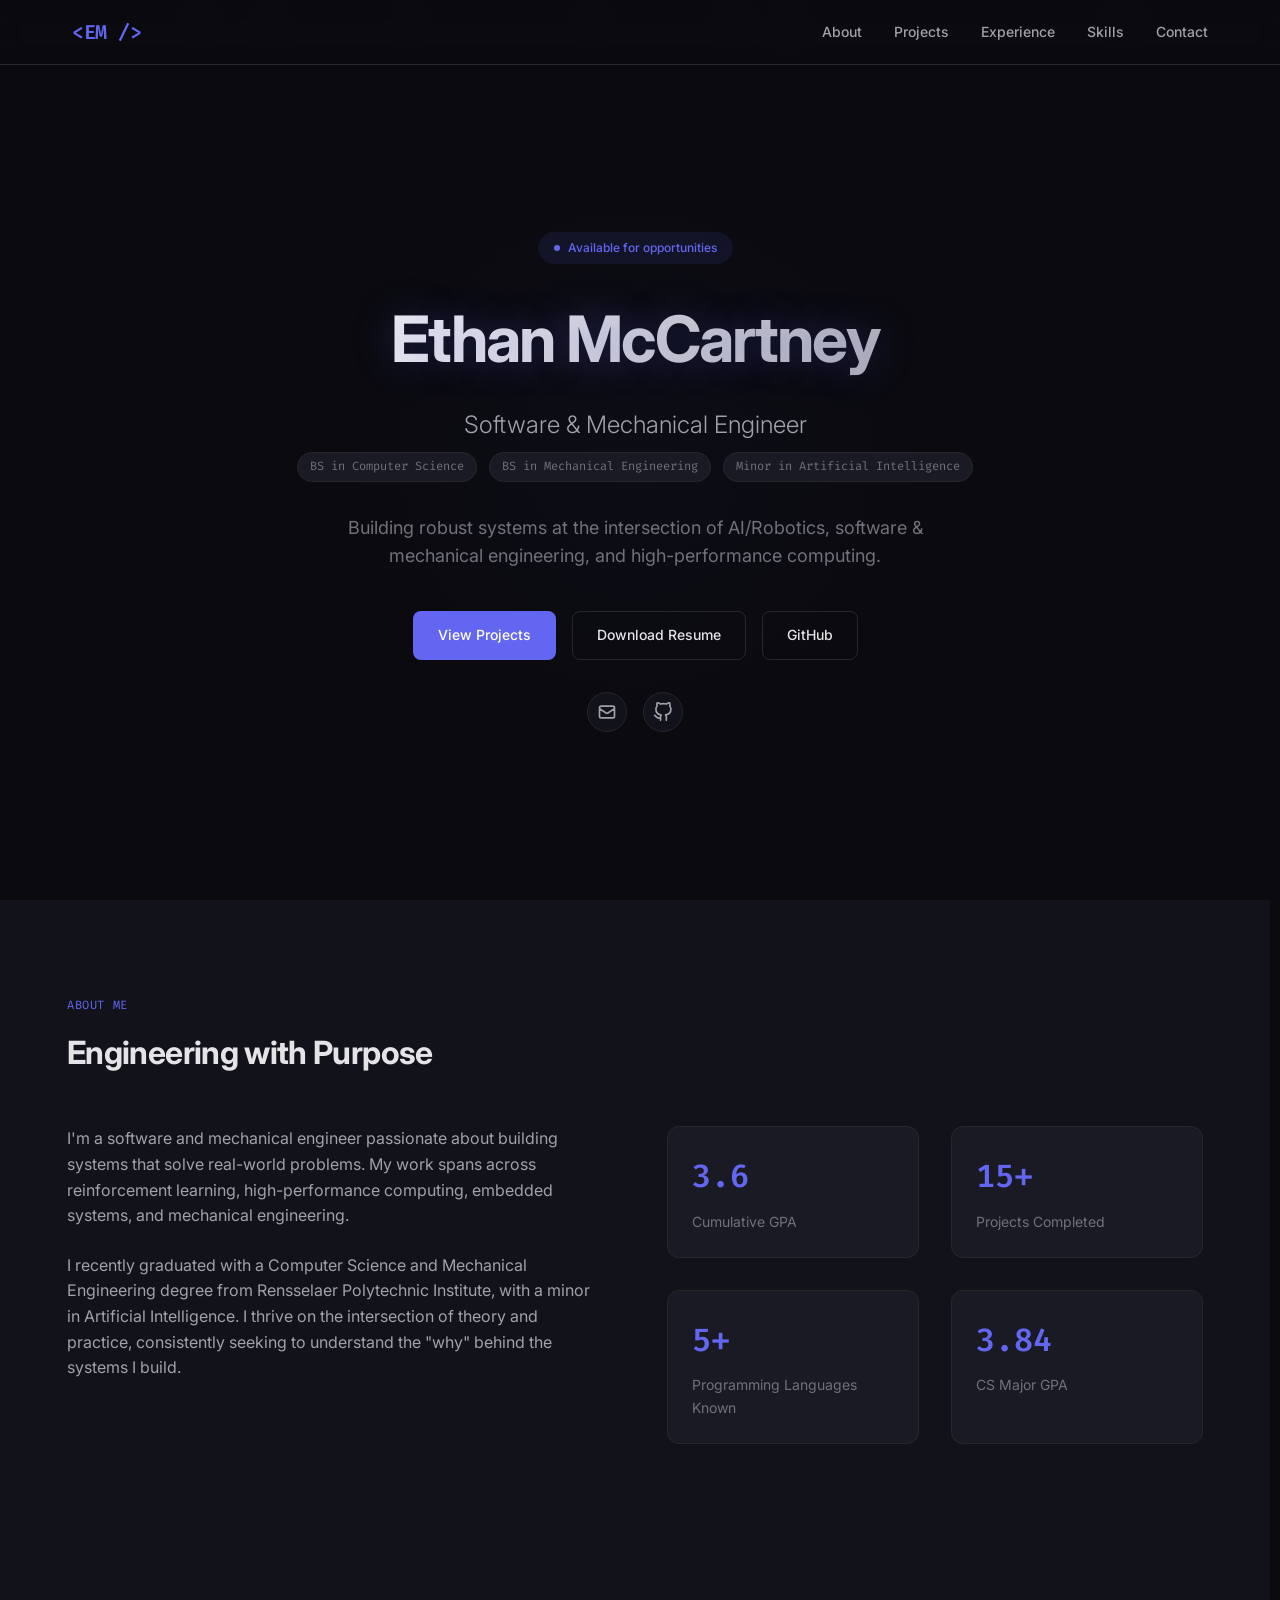
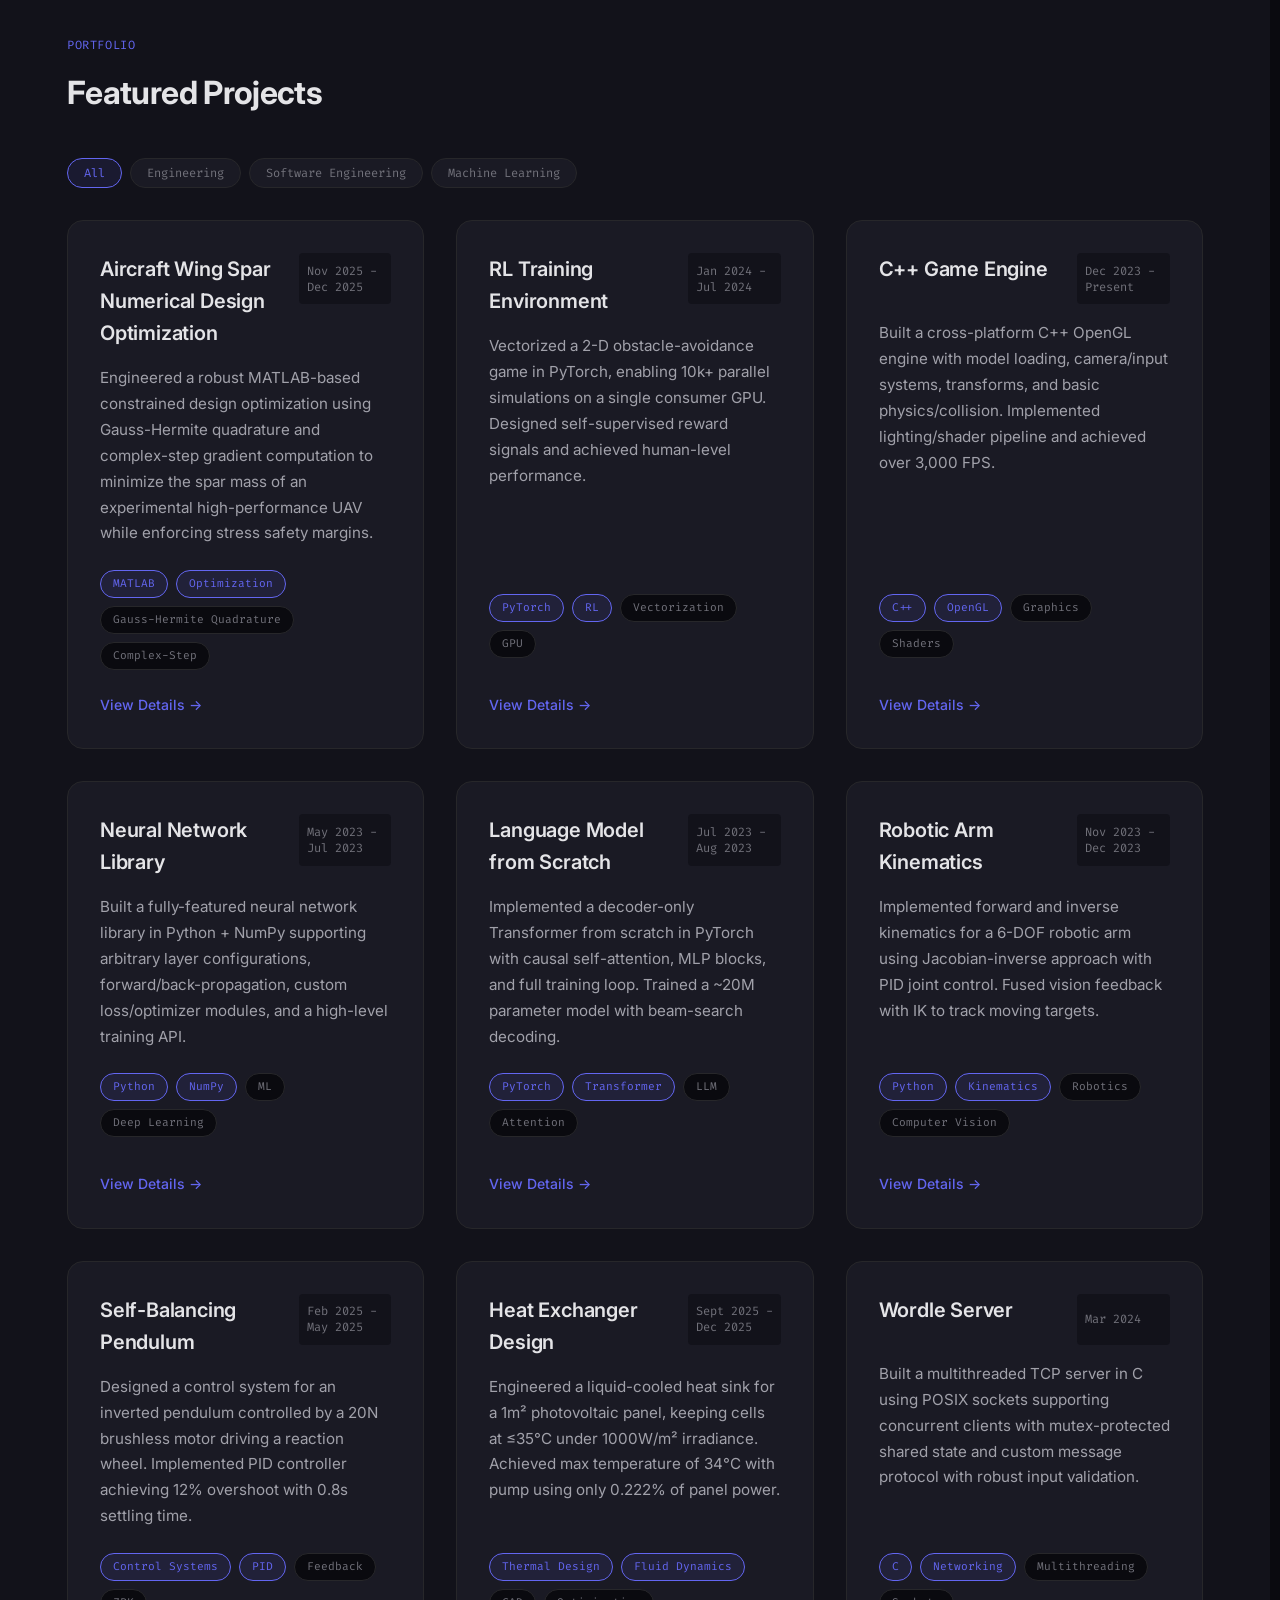
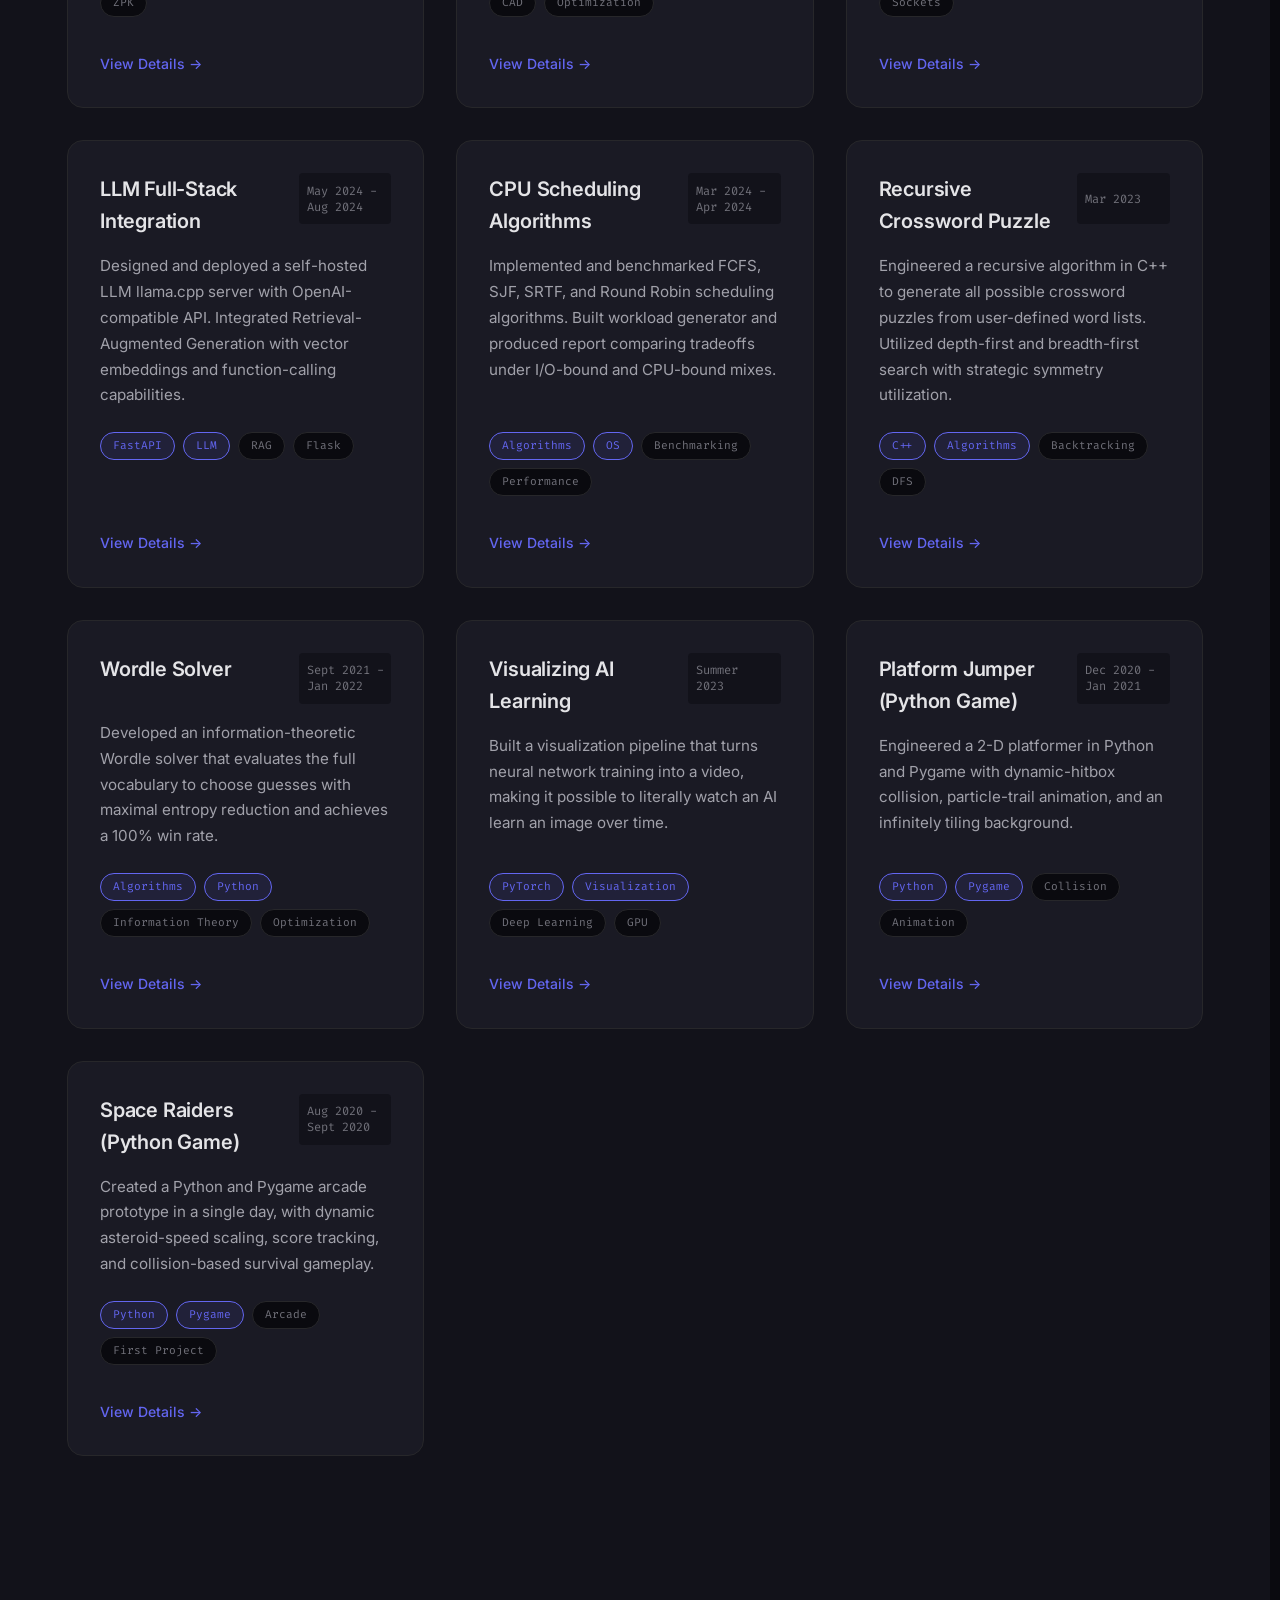
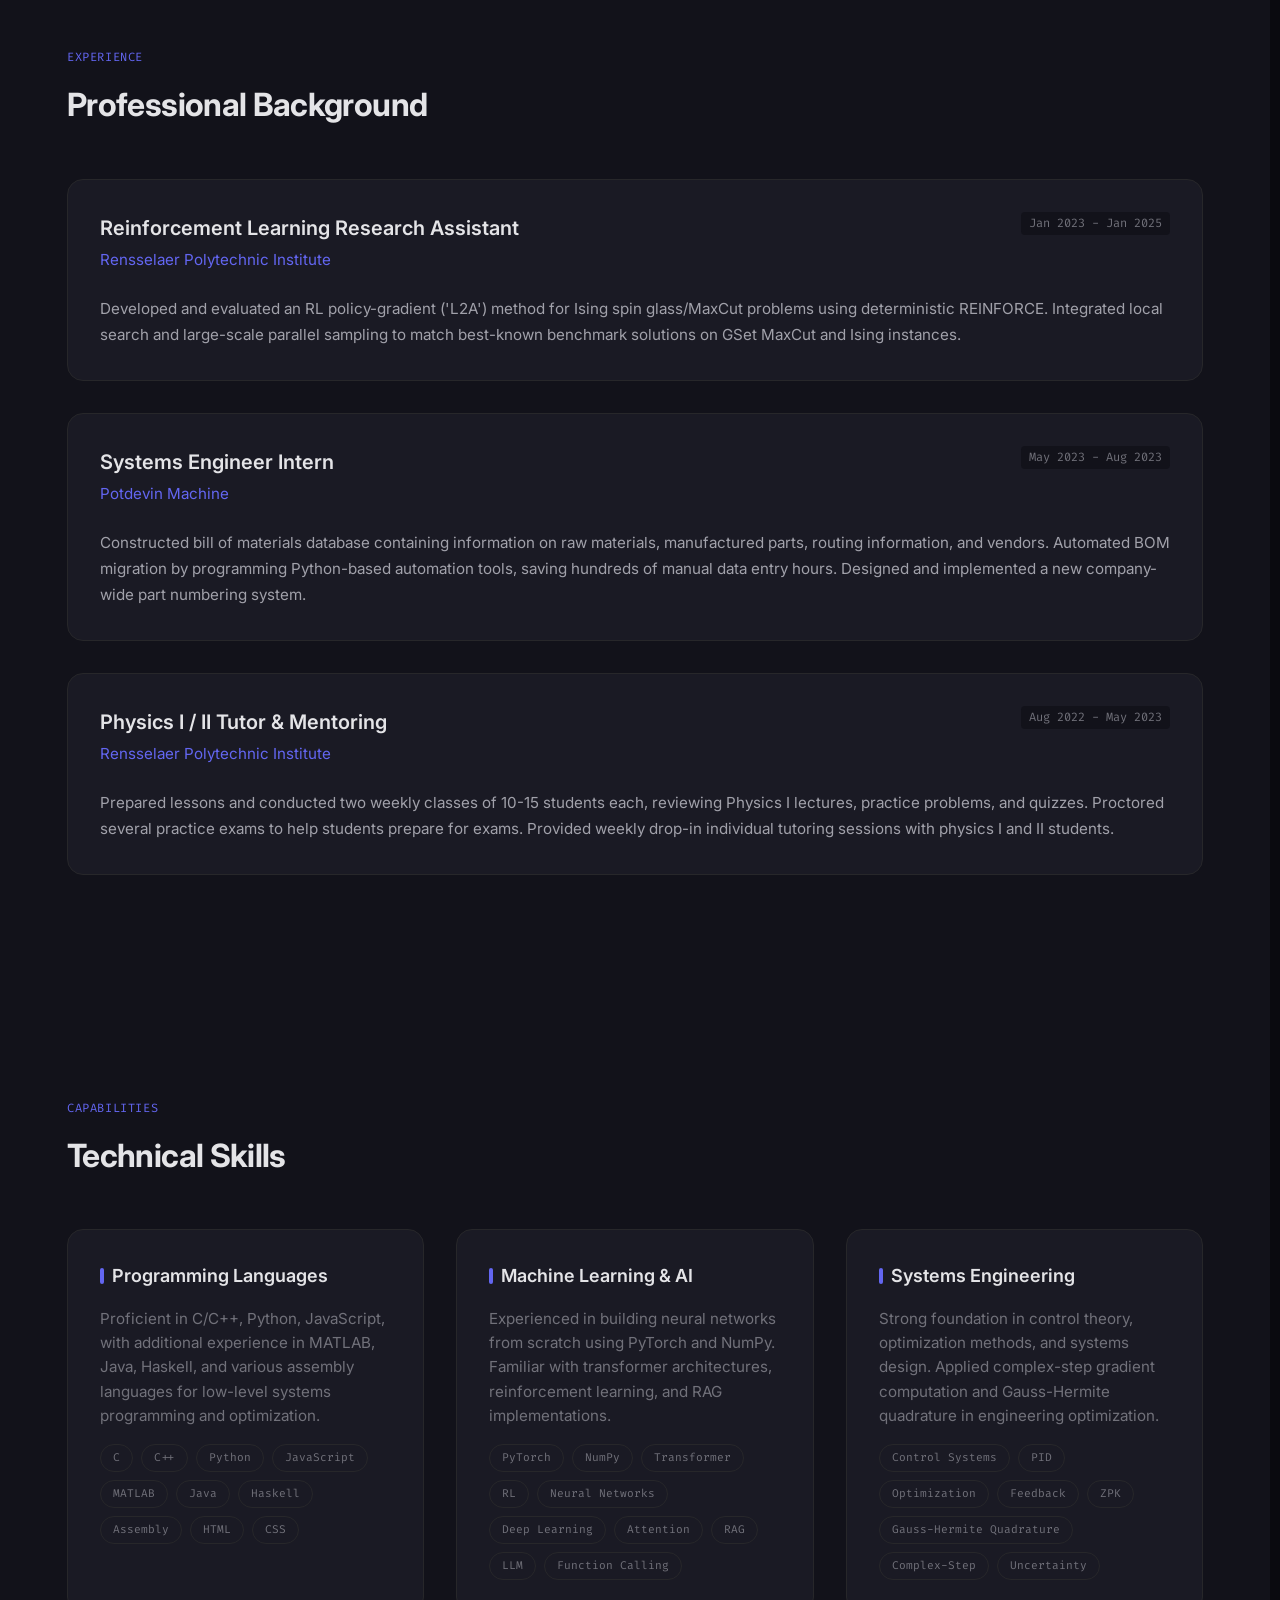
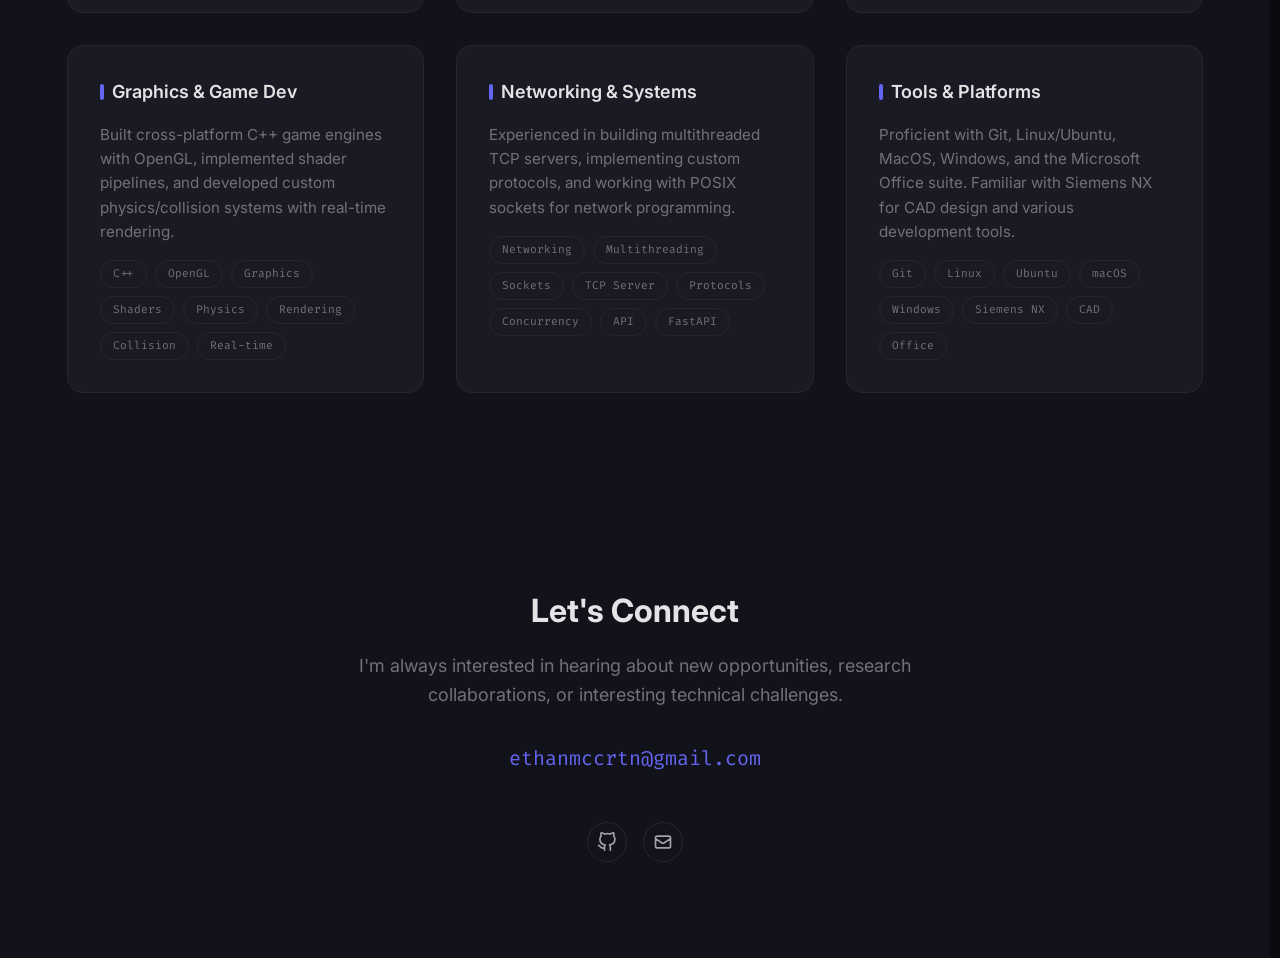
<file: index.html>
<!DOCTYPE html>
<html lang="en">
<head>
    <meta charset="UTF-8">
    <meta name="viewport" content="width=device-width, initial-scale=1.0">
    <title>Ethan McCartney | Portfolio</title>
    <link rel="preconnect" href="https://fonts.googleapis.com">
    <link rel="preconnect" href="https://fonts.gstatic.com" crossorigin>
    <link href="https://fonts.googleapis.com/css2?family=Inter:wght@300;400;500;600;700&family=Fira+Code:wght@400;500&display=swap" rel="stylesheet">
    <link rel="stylesheet" href="styles.css">
</head>
<body>
    <nav>
        <div class="nav-content">
            <a href="#" class="logo">&lt;EM /&gt;</a>
            <ul class="nav-links">
                <li><a href="#about">About</a></li>
                <li><a href="#projects">Projects</a></li>
                <li><a href="#experience">Experience</a></li>
                <li><a href="#skills">Skills</a></li>
                <li><a href="#contact">Contact</a></li>
            </ul>
        </div>
    </nav>
    <header class="hero">
        <canvas class="hero-canvas" id="matrixCanvas"></canvas>
        <div class="hero-content fade-in">
            <div class="hero-badge">Available for opportunities</div>
            <h1>Ethan McCartney</h1>
            <p class="hero-subtitle">Software & Mechanical Engineer</p>
            <div class="hero-degree">
                <span class="degree-pill">BS in Computer Science</span>
                <span class="degree-pill">BS in Mechanical Engineering</span>
                <span class="degree-pill">Minor in Artificial Intelligence</span>
            </div>
            <p class="hero-description">
                Building robust systems at the intersection of AI/Robotics, software & mechanical engineering, and high-performance computing.
            </p>
            <div class="hero-buttons">
                <a href="#projects" class="btn btn-primary">View Projects</a>
                <a href="Resume.pdf" class="btn btn-secondary" download="Resume - Ethan McCartney.pdf">Download Resume</a>
                <a href="https://github.com/Master-Pr0grammer" target="_blank" rel="noopener noreferrer" class="btn btn-secondary">
                    GitHub
                </a>
            </div>
            <div class="social-links">
                <a href="mailto:ethanmccrtn@gmail.com" class="social-link" aria-label="Email">
                    <svg width="20" height="20" fill="none" viewBox="0 0 24 24" stroke="currentColor">
                        <path stroke-linecap="round" stroke-linejoin="round" stroke-width="2" d="M3 8l7.89 5.26a2 2 0 002.22 0L21 8M5 19h14a2 2 0 002-2V7a2 2 0 00-2-2H5a2 2 0 00-2 2v10a2 2 0 002 2z" />
                    </svg>
                </a>
                <a href="https://github.com/Master-Pr0grammer" target="_blank" rel="noopener noreferrer" class="social-link" aria-label="GitHub">
                    <svg width="20" height="20" fill="none" viewBox="0 0 24 24" stroke="currentColor">
                        <path stroke-linecap="round" stroke-linejoin="round" stroke-width="2" d="M9 19c-5 1.5-5-2.5-7-3m14 6v-3.87a3.37 3.37 0 00-.94-2.61c3.14-.35 6.44-1.54 6.44-7A5.44 5.44 0 0020 4.77 5.07 5.07 0 0019.91 1S18.73.65 16 2.48a13.38 13.38 0 00-7 0C6.27.65 5.09 1 5.09 1A5.07 5.07 0 005 4.77a5.44 5.44 0 00-1.5 3.78c0 5.42 3.3 6.61 6.44 7A3.37 3.37 0 009 18.13V22" />
                    </svg>
                </a>
            </div>
        </div>
    </header>
    <section id="about" class="about">
        <div class="container">
            <div class="section-header fade-in">
                <div class="section-label">About Me</div>
                <h2 class="section-title">Engineering with Purpose</h2>
            </div>
            <div class="about-grid">
                <div class="about-content fade-in">
                    <p>
                        I'm a software and mechanical engineer passionate about building systems that solve real-world problems. 
                        My work spans across reinforcement learning, high-performance computing, embedded systems, and mechanical engineering.
                    </p>
                    <p>
                        I recently graduated with a Computer Science and Mechanical Engineering degree from Rensselaer Polytechnic Institute, 
                        with a minor in Artificial Intelligence. I thrive on the intersection of theory and practice, consistently seeking to understand the "why" behind the systems I build.
                    </p>
                </div>
                <div class="about-stats fade-in">
                    <div class="stat-card">
                        <div class="stat-value">3.6</div>
                        <div class="stat-label">Cumulative GPA</div>
                    </div>
                    <div class="stat-card">
                        <div class="stat-value">15+</div>
                        <div class="stat-label">Projects Completed</div>
                    </div>
                    <div class="stat-card">
                        <div class="stat-value">5+</div>
                        <div class="stat-label">Programming Languages Known</div>
                    </div>
                    <div class="stat-card">
                        <div class="stat-value">3.84</div>
                        <div class="stat-label">CS Major GPA</div>
                    </div>
                </div>
            </div>
        </div>
    </section>
    <section id="projects" class="projects">
        <div class="container">
            <div class="projects-header fade-in">
                <div>
                    <div class="section-label">Portfolio</div>
                    <h2 class="section-title">Featured Projects</h2>
                </div>
                <div class="filter-tabs">
                    <button class="filter-btn active" data-filter="all">All</button>
                    <button class="filter-btn" data-filter="engineering">Engineering</button>
                    <button class="filter-btn" data-filter="software">Software Engineering</button>
                    <button class="filter-btn" data-filter="machinelearning">Machine Learning</button>
                </div>
            </div>
            <div class="projects-grid">
                <div class="project-card fade-in project-category engineering" data-project="1" data-category="engineering">
                    <div class="project-header">
                        <h3 class="project-title">Aircraft Wing Spar Numerical Design Optimization</h3>
                        <span class="project-date"><span class="date-line">Nov 2025 -</span><span class="date-line">Dec 2025</span></span>
                    </div>
                    <p class="project-description">
                        Engineered a robust MATLAB-based constrained design optimization using Gauss-Hermite quadrature and complex-step gradient computation to minimize the spar mass of an experimental high-performance UAV while enforcing stress safety margins.
                    </p>
                    <div class="project-tags">
                        <span class="tag highlight">MATLAB</span>
                        <span class="tag highlight">Optimization</span>
                        <span class="tag">Gauss-Hermite Quadrature</span>
                        <span class="tag">Complex-Step</span>
                    </div>
                    <a href="#" class="project-link">View Details →</a>
                </div>
                <div class="project-card fade-in project-category machinelearning" data-project="2" data-category="machinelearning">
                    <div class="project-header">
                        <h3 class="project-title">RL Training Environment</h3>
                        <span class="project-date"><span class="date-line">Jan 2024 -</span><span class="date-line">Jul 2024</span></span>
                    </div>
                    <p class="project-description">
                        Vectorized a 2-D obstacle-avoidance game in PyTorch, enabling 10k+ parallel simulations on a single consumer GPU. Designed self-supervised reward signals and achieved human-level performance.
                    </p>
                    <div class="project-tags">
                        <span class="tag highlight">PyTorch</span>
                        <span class="tag highlight">RL</span>
                        <span class="tag">Vectorization</span>
                        <span class="tag">GPU</span>
                    </div>
                    <a href="#" class="project-link">View Details →</a>
                </div>
                <div class="project-card fade-in project-category software" data-project="3" data-category="software">
                    <div class="project-header">
                        <h3 class="project-title">C++ Game Engine</h3>
                        <span class="project-date"><span class="date-line">Dec 2023 -</span><span class="date-line">Present</span></span>
                    </div>
                    <p class="project-description">
                        Built a cross-platform C++ OpenGL engine with model loading, camera/input systems, transforms, and basic physics/collision. Implemented lighting/shader pipeline and achieved over 3,000 FPS.
                    </p>
                    <div class="project-tags">
                        <span class="tag highlight">C++</span>
                        <span class="tag highlight">OpenGL</span>
                        <span class="tag">Graphics</span>
                        <span class="tag">Shaders</span>
                    </div>
                    <a href="#" class="project-link">View Details →</a>
                </div>
                <div class="project-card fade-in project-category machinelearning" data-project="4" data-category="machinelearning">
                    <div class="project-header">
                        <h3 class="project-title">Neural Network Library</h3>
                        <span class="project-date"><span class="date-line">May 2023 -</span><span class="date-line">Jul 2023</span></span>
                    </div>
                    <p class="project-description">
                        Built a fully-featured neural network library in Python + NumPy supporting arbitrary layer configurations, forward/back-propagation, custom loss/optimizer modules, and a high-level training API.
                    </p>
                    <div class="project-tags">
                        <span class="tag highlight">Python</span>
                        <span class="tag highlight">NumPy</span>
                        <span class="tag">ML</span>
                        <span class="tag">Deep Learning</span>
                    </div>
                    <a href="#" class="project-link">View Details →</a>
                </div>
                <div class="project-card fade-in project-category machinelearning" data-project="5" data-category="machinelearning">
                    <div class="project-header">
                        <h3 class="project-title">Language Model from Scratch</h3>
                        <span class="project-date"><span class="date-line">Jul 2023 -</span><span class="date-line">Aug 2023</span></span>
                    </div>
                    <p class="project-description">
                        Implemented a decoder-only Transformer from scratch in PyTorch with causal self-attention, MLP blocks, and full training loop. Trained a ~20M parameter model with beam-search decoding.
                    </p>
                    <div class="project-tags">
                        <span class="tag highlight">PyTorch</span>
                        <span class="tag highlight">Transformer</span>
                        <span class="tag">LLM</span>
                        <span class="tag">Attention</span>
                    </div>
                    <a href="#" class="project-link">View Details →</a>
                </div>
                <div class="project-card fade-in project-category software engineering" data-project="6" data-category="software engineering">
                    <div class="project-header">
                        <h3 class="project-title">Robotic Arm Kinematics</h3>
                        <span class="project-date"><span class="date-line">Nov 2023 -</span><span class="date-line">Dec 2023</span></span>
                    </div>
                    <p class="project-description">
                        Implemented forward and inverse kinematics for a 6-DOF robotic arm using Jacobian-inverse approach with PID joint control. Fused vision feedback with IK to track moving targets.
                    </p>
                    <div class="project-tags">
                        <span class="tag highlight">Python</span>
                        <span class="tag highlight">Kinematics</span>
                        <span class="tag">Robotics</span>
                        <span class="tag">Computer Vision</span>
                    </div>
                    <a href="#" class="project-link">View Details →</a>
                </div>
                <div class="project-card fade-in project-category engineering" data-project="7" data-category="engineering">
                    <div class="project-header">
                        <h3 class="project-title">Self-Balancing Pendulum</h3>
                        <span class="project-date"><span class="date-line">Feb 2025 -</span><span class="date-line">May 2025</span></span>
                    </div>
                    <p class="project-description">
                        Designed a control system for an inverted pendulum controlled by a 20N brushless motor driving a reaction wheel. Implemented PID controller achieving 12% overshoot with 0.8s settling time.
                    </p>
                    <div class="project-tags">
                        <span class="tag highlight">Control Systems</span>
                        <span class="tag highlight">PID</span>
                        <span class="tag">Feedback</span>
                        <span class="tag">ZPK</span>
                    </div>
                    <a href="#" class="project-link">View Details →</a>
                </div>
                <div class="project-card fade-in project-category engineering" data-project="8" data-category="engineering">
                    <div class="project-header">
                        <h3 class="project-title">Heat Exchanger Design</h3>
                        <span class="project-date"><span class="date-line">Sept 2025 -</span><span class="date-line">Dec 2025</span></span>
                    </div>
                    <p class="project-description">
                        Engineered a liquid-cooled heat sink for a 1m² photovoltaic panel, keeping cells at ≤35°C under 1000W/m² irradiance. Achieved max temperature of 34°C with pump using only 0.222% of panel power.
                    </p>
                    <div class="project-tags">
                        <span class="tag highlight">Thermal Design</span>
                        <span class="tag highlight">Fluid Dynamics</span>
                        <span class="tag">CAD</span>
                        <span class="tag">Optimization</span>
                    </div>
                    <a href="#" class="project-link">View Details →</a>
                </div>
                <div class="project-card fade-in project-category software" data-project="9" data-category="software">
                    <div class="project-header">
                        <h3 class="project-title">Wordle Server</h3>
                        <span class="project-date"><span class="date-line">Mar 2024</span></span>
                    </div>
                    <p class="project-description">
                        Built a multithreaded TCP server in C using POSIX sockets supporting concurrent clients with mutex-protected shared state and custom message protocol with robust input validation.
                    </p>
                    <div class="project-tags">
                        <span class="tag highlight">C</span>
                        <span class="tag highlight">Networking</span>
                        <span class="tag">Multithreading</span>
                        <span class="tag">Sockets</span>
                    </div>
                    <a href="#" class="project-link">View Details →</a>
                </div>
                <div class="project-card fade-in project-category software" data-project="10" data-category="software">
                    <div class="project-header">
                        <h3 class="project-title">LLM Full-Stack Integration</h3>
                        <span class="project-date"><span class="date-line">May 2024 -</span><span class="date-line">Aug 2024</span></span>
                    </div>
                    <p class="project-description">
                        Designed and deployed a self-hosted LLM llama.cpp server with OpenAI-compatible API. Integrated Retrieval-Augmented Generation with vector embeddings and function-calling capabilities.
                    </p>
                    <div class="project-tags">
                        <span class="tag highlight">FastAPI</span>
                        <span class="tag highlight">LLM</span>
                        <span class="tag">RAG</span>
                        <span class="tag">Flask</span>
                    </div>
                    <a href="#" class="project-link">View Details →</a>
                </div>
                <div class="project-card fade-in project-category software" data-project="11" data-category="software">
                    <div class="project-header">
                        <h3 class="project-title">CPU Scheduling Algorithms</h3>
                        <span class="project-date"><span class="date-line">Mar 2024 -</span><span class="date-line">Apr 2024</span></span>
                    </div>
                    <p class="project-description">
                        Implemented and benchmarked FCFS, SJF, SRTF, and Round Robin scheduling algorithms. Built workload generator and produced report comparing tradeoffs under I/O-bound and CPU-bound mixes.
                    </p>
                    <div class="project-tags">
                        <span class="tag highlight">Algorithms</span>
                        <span class="tag highlight">OS</span>
                        <span class="tag">Benchmarking</span>
                        <span class="tag">Performance</span>
                    </div>
                    <a href="#" class="project-link">View Details →</a>
                </div>
                <div class="project-card fade-in project-category software" data-project="12" data-category="software">
                    <div class="project-header">
                        <h3 class="project-title">Recursive Crossword Puzzle</h3>
                        <span class="project-date"><span class="date-line">Mar 2023</span></span>
                    </div>
                    <p class="project-description">
                        Engineered a recursive algorithm in C++ to generate all possible crossword puzzles from user-defined word lists. Utilized depth-first and breadth-first search with strategic symmetry utilization.
                    </p>
                    <div class="project-tags">
                        <span class="tag highlight">C++</span>
                        <span class="tag highlight">Algorithms</span>
                        <span class="tag">Backtracking</span>
                        <span class="tag">DFS</span>
                    </div>
                    <a href="#" class="project-link">View Details →</a>
                </div>
                <div class="project-card fade-in project-category software" data-project="13" data-category="software">
                    <div class="project-header">
                        <h3 class="project-title">Wordle Solver</h3>
                        <span class="project-date"><span class="date-line">Sept 2021 -</span><span class="date-line">Jan 2022</span></span>
                    </div>
                    <p class="project-description">
                        Developed an information-theoretic Wordle solver that evaluates the full vocabulary to choose guesses with maximal entropy reduction and achieves a 100% win rate.
                    </p>
                    <div class="project-tags">
                        <span class="tag highlight">Algorithms</span>
                        <span class="tag highlight">Python</span>
                        <span class="tag">Information Theory</span>
                        <span class="tag">Optimization</span>
                    </div>
                    <a href="#" class="project-link">View Details →</a>
                </div>
                <div class="project-card fade-in project-category machinelearning" data-project="14" data-category="machinelearning">
                    <div class="project-header">
                        <h3 class="project-title">Visualizing AI Learning</h3>
                        <span class="project-date"><span class="date-line">Summer</span><span class="date-line">2023</span></span>
                    </div>
                    <p class="project-description">
                        Built a visualization pipeline that turns neural network training into a video, making it possible to literally watch an AI learn an image over time.
                    </p>
                    <div class="project-tags">
                        <span class="tag highlight">PyTorch</span>
                        <span class="tag highlight">Visualization</span>
                        <span class="tag">Deep Learning</span>
                        <span class="tag">GPU</span>
                    </div>
                    <a href="#" class="project-link">View Details →</a>
                </div>
                <div class="project-card fade-in project-category software" data-project="15" data-category="software">
                    <div class="project-header">
                        <h3 class="project-title">Platform Jumper (Python Game)</h3>
                        <span class="project-date"><span class="date-line">Dec 2020 -</span><span class="date-line">Jan 2021</span></span>
                    </div>
                    <p class="project-description">
                        Engineered a 2-D platformer in Python and Pygame with dynamic-hitbox collision, particle-trail animation, and an infinitely tiling background.
                    </p>
                    <div class="project-tags">
                        <span class="tag highlight">Python</span>
                        <span class="tag highlight">Pygame</span>
                        <span class="tag">Collision</span>
                        <span class="tag">Animation</span>
                    </div>
                    <a href="#" class="project-link">View Details →</a>
                </div>
                <div class="project-card fade-in project-category software" data-project="16" data-category="software">
                    <div class="project-header">
                        <h3 class="project-title">Space Raiders (Python Game)</h3>
                        <span class="project-date"><span class="date-line">Aug 2020 -</span><span class="date-line">Sept 2020</span></span>
                    </div>
                    <p class="project-description">
                        Created a Python and Pygame arcade prototype in a single day, with dynamic asteroid-speed scaling, score tracking, and collision-based survival gameplay.
                    </p>
                    <div class="project-tags">
                        <span class="tag highlight">Python</span>
                        <span class="tag highlight">Pygame</span>
                        <span class="tag">Arcade</span>
                        <span class="tag">First Project</span>
                    </div>
                    <a href="#" class="project-link">View Details →</a>
                </div>
            </div>
        </div>
    </section>
    <section id="experience" class="experience">
        <div class="container">
            <div class="section-header fade-in">
                <div class="section-label">Experience</div>
                <h2 class="section-title">Professional Background</h2>
            </div>
            <div class="experience-item fade-in">
                <div class="experience-header">
                    <div>
                        <h3 class="experience-title">Reinforcement Learning Research Assistant</h3>
                        <p class="experience-company">Rensselaer Polytechnic Institute</p>
                    </div>
                    <span class="experience-date">Jan 2023 - Jan 2025</span>
                </div>
                <p class="experience-description">
                    Developed and evaluated an RL policy-gradient ('L2A') method for Ising spin glass/MaxCut problems using deterministic REINFORCE. Integrated local search and large-scale parallel sampling to match best-known benchmark solutions on GSet MaxCut and Ising instances.
                </p>
            </div>
            <div class="experience-item fade-in">
                <div class="experience-header">
                    <div>
                        <h3 class="experience-title">Systems Engineer Intern</h3>
                        <p class="experience-company">Potdevin Machine</p>
                    </div>
                    <span class="experience-date">May 2023 - Aug 2023</span>
                </div>
                <p class="experience-description">
                    Constructed bill of materials database containing information on raw materials, manufactured parts, routing information, and vendors. Automated BOM migration by programming Python-based automation tools, saving hundreds of manual data entry hours. Designed and implemented a new company-wide part numbering system.
                </p>
            </div>
            <div class="experience-item fade-in">
                <div class="experience-header">
                    <div>
                        <h3 class="experience-title">Physics I / II Tutor & Mentoring</h3>
                        <p class="experience-company">Rensselaer Polytechnic Institute</p>
                    </div>
                    <span class="experience-date">Aug 2022 - May 2023</span>
                </div>
                <p class="experience-description">
                    Prepared lessons and conducted two weekly classes of 10-15 students each, reviewing Physics I lectures, practice problems, and quizzes. Proctored several practice exams to help students prepare for exams. Provided weekly drop-in individual tutoring sessions with physics I and II students.
                </p>
            </div>
        </div>
    </section>
    <section id="skills" class="skills">
        <div class="container">
            <div class="section-header fade-in">
                <div class="section-label">Capabilities</div>
                <h2 class="section-title">Technical Skills</h2>
            </div>
            <div class="skills-grid">
                <div class="skill-category fade-in">
                    <h3>Programming Languages</h3>
                    <p>Proficient in C/C++, Python, JavaScript, with additional experience in MATLAB, Java, Haskell, and various assembly languages for low-level systems programming and optimization.</p>
                    <div class="skill-pills">
                        <span class="skill-pill">C</span>
                        <span class="skill-pill">C++</span>
                        <span class="skill-pill">Python</span>
                        <span class="skill-pill">JavaScript</span>
                        <span class="skill-pill">MATLAB</span>
                        <span class="skill-pill">Java</span>
                        <span class="skill-pill">Haskell</span>
                        <span class="skill-pill">Assembly</span>
                        <span class="skill-pill">HTML</span>
                        <span class="skill-pill">CSS</span>
                    </div>
                </div>
                <div class="skill-category fade-in">
                    <h3>Machine Learning & AI</h3>
                    <p>Experienced in building neural networks from scratch using PyTorch and NumPy. Familiar with transformer architectures, reinforcement learning, and RAG implementations.</p>
                    <div class="skill-pills">
                        <span class="skill-pill">PyTorch</span>
                        <span class="skill-pill">NumPy</span>
                        <span class="skill-pill">Transformer</span>
                        <span class="skill-pill">RL</span>
                        <span class="skill-pill">Neural Networks</span>
                        <span class="skill-pill">Deep Learning</span>
                        <span class="skill-pill">Attention</span>
                        <span class="skill-pill">RAG</span>
                        <span class="skill-pill">LLM</span>
                        <span class="skill-pill">Function Calling</span>
                    </div>
                </div>
                <div class="skill-category fade-in">
                    <h3>Systems Engineering</h3>
                    <p>Strong foundation in control theory, optimization methods, and systems design. Applied complex-step gradient computation and Gauss-Hermite quadrature in engineering optimization.</p>
                    <div class="skill-pills">
                        <span class="skill-pill">Control Systems</span>
                        <span class="skill-pill">PID</span>
                        <span class="skill-pill">Optimization</span>
                        <span class="skill-pill">Feedback</span>
                        <span class="skill-pill">ZPK</span>
                        <span class="skill-pill">Gauss-Hermite Quadrature</span>
                        <span class="skill-pill">Complex-Step</span>
                        <span class="skill-pill">Uncertainty</span>
                    </div>
                </div>
                <div class="skill-category fade-in">
                    <h3>Graphics & Game Dev</h3>
                    <p>Built cross-platform C++ game engines with OpenGL, implemented shader pipelines, and developed custom physics/collision systems with real-time rendering.</p>
                    <div class="skill-pills">
                        <span class="skill-pill">C++</span>
                        <span class="skill-pill">OpenGL</span>
                        <span class="skill-pill">Graphics</span>
                        <span class="skill-pill">Shaders</span>
                        <span class="skill-pill">Physics</span>
                        <span class="skill-pill">Rendering</span>
                        <span class="skill-pill">Collision</span>
                        <span class="skill-pill">Real-time</span>
                    </div>
                </div>
                <div class="skill-category fade-in">
                    <h3>Networking & Systems</h3>
                    <p>Experienced in building multithreaded TCP servers, implementing custom protocols, and working with POSIX sockets for network programming.</p>
                    <div class="skill-pills">
                        <span class="skill-pill">Networking</span>
                        <span class="skill-pill">Multithreading</span>
                        <span class="skill-pill">Sockets</span>
                        <span class="skill-pill">TCP Server</span>
                        <span class="skill-pill">Protocols</span>
                        <span class="skill-pill">Concurrency</span>
                        <span class="skill-pill">API</span>
                        <span class="skill-pill">FastAPI</span>
                    </div>
                </div>
                <div class="skill-category fade-in">
                    <h3>Tools & Platforms</h3>
                    <p>Proficient with Git, Linux/Ubuntu, MacOS, Windows, and the Microsoft Office suite. Familiar with Siemens NX for CAD design and various development tools.</p>
                    <div class="skill-pills">
                        <span class="skill-pill">Git</span>
                        <span class="skill-pill">Linux</span>
                        <span class="skill-pill">Ubuntu</span>
                        <span class="skill-pill">macOS</span>
                        <span class="skill-pill">Windows</span>
                        <span class="skill-pill">Siemens NX</span>
                        <span class="skill-pill">CAD</span>
                        <span class="skill-pill">Office</span>
                    </div>
                </div>
            </div>
        </div>
    </section>
    <section id="contact" class="contact">
        <div class="container fade-in">
            <h2>Let's Connect</h2>
            <p>
                I'm always interested in hearing about new opportunities, research collaborations, or interesting technical challenges.
            </p>
            <a href="mailto:ethanmccrtn@gmail.com" class="contact-email">ethanmccrtn@gmail.com</a>
            <div class="social-links" style="justify-content: center;">
                <a href="https://github.com/Master-Pr0grammer" target="_blank" rel="noopener noreferrer" class="social-link" aria-label="GitHub">
                    <svg width="20" height="20" fill="none" viewBox="0 0 24 24" stroke="currentColor">
                        <path stroke-linecap="round" stroke-linejoin="round" stroke-width="2" d="M9 19c-5 1.5-5-2.5-7-3m14 6v-3.87a3.37 3.37 0 00-.94-2.61c3.14-.35 6.44-1.54 6.44-7A5.44 5.44 0 0020 4.77 5.07 5.07 0 0019.91 1S18.73.65 16 2.48a13.38 13.38 0 00-7 0C6.27.65 5.09 1 5.09 1A5.07 5.07 0 005 4.77a5.44 5.44 0 00-1.5 3.78c0 5.42 3.3 6.61 6.44 7A3.37 3.37 0 009 18.13V22" />
                    </svg>
                </a>
                <a href="mailto:ethanmccrtn@gmail.com" class="social-link" aria-label="Email">
                    <svg width="20" height="20" fill="none" viewBox="0 0 24 24" stroke="currentColor">
                        <path stroke-linecap="round" stroke-linejoin="round" stroke-width="2" d="M3 8l7.89 5.26a2 2 0 002.22 0L21 8M5 19h14a2 2 0 002-2V7a2 2 0 00-2-2H5a2 2 0 00-2 2v10a2 2 0 002 2z" />
                    </svg>
                </a>
            </div>
        </div>
    </section>
    <!-- Modal -->
    <div class="modal-overlay" id="modalOverlay">
        <div class="modal">
            <div class="modal-header">
                <button class="modal-close" id="modalClose">
                    <svg fill="none" viewBox="0 0 24 24" stroke="currentColor">
                        <path stroke-linecap="round" stroke-linejoin="round" stroke-width="2" d="M6 18L18 6M6 6l12 12" />
                    </svg>
                </button>
                <h2 class="modal-title" id="modalTitle">Project Title</h2>
                <span class="modal-date" id="modalDate">Date</span>
            </div>
            <div class="modal-body">
                <div class="modal-section">
                    <span class="modal-section-title">Overview</span>
                    <p class="modal-description" id="modalDescription">Project description goes here.</p>
                </div>
                <div class="modal-section modal-media" id="modalMedia"></div>
                <div class="modal-section">
                    <span class="modal-section-title">Technical Details</span>
                    <ul class="modal-technical" id="modalTechnical">
                        <li>Technical detail 1</li>
                        <li>Technical detail 2</li>
                        <li>Technical detail 3</li>
                    </ul>
                </div>
                <div class="modal-section modal-links-section" id="modalLinks"></div>
            </div>
            <div class="modal-footer" id="modalFooter">
                <span class="tag highlight">Tag</span>
                <span class="tag highlight">Tag</span>
                <span class="tag highlight">Tag</span>
            </div>
        </div>
    </div>
    <script src="script.js?v=20260512"></script>
</body>
</html>
</file>
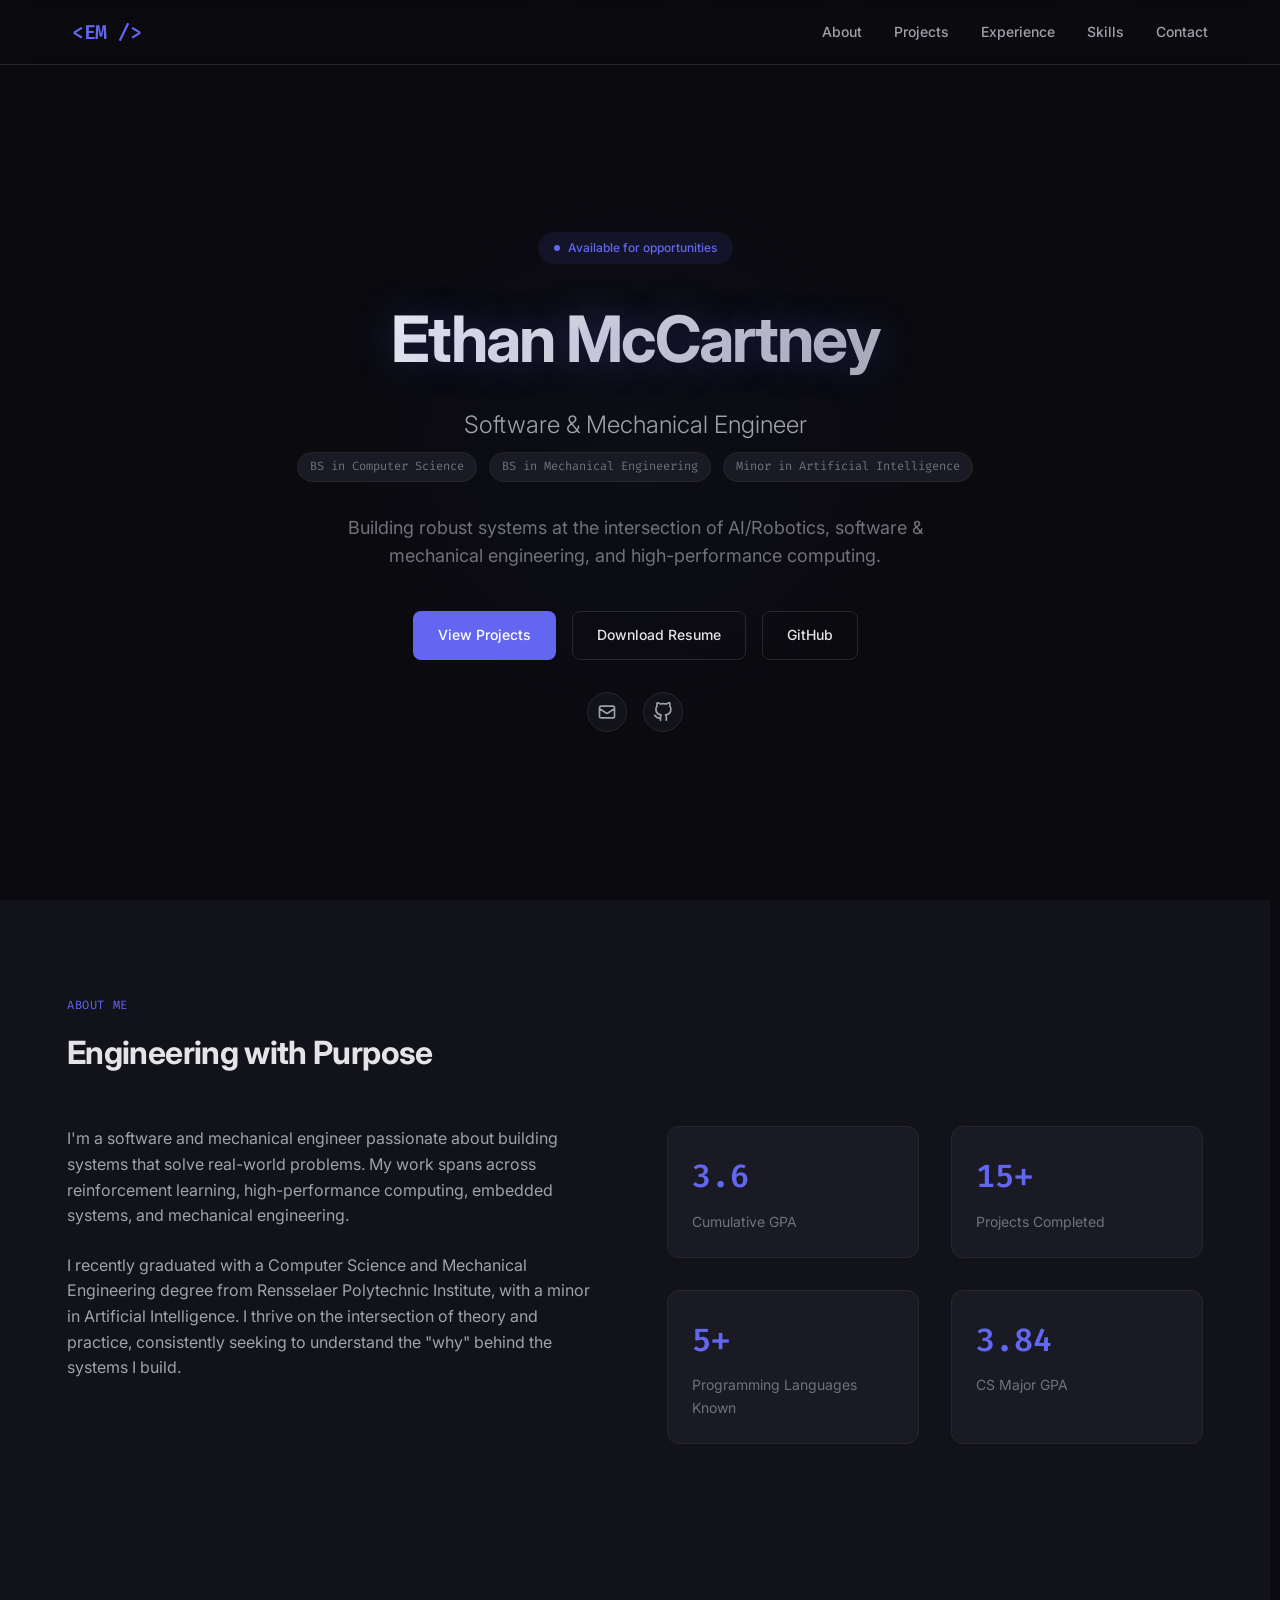
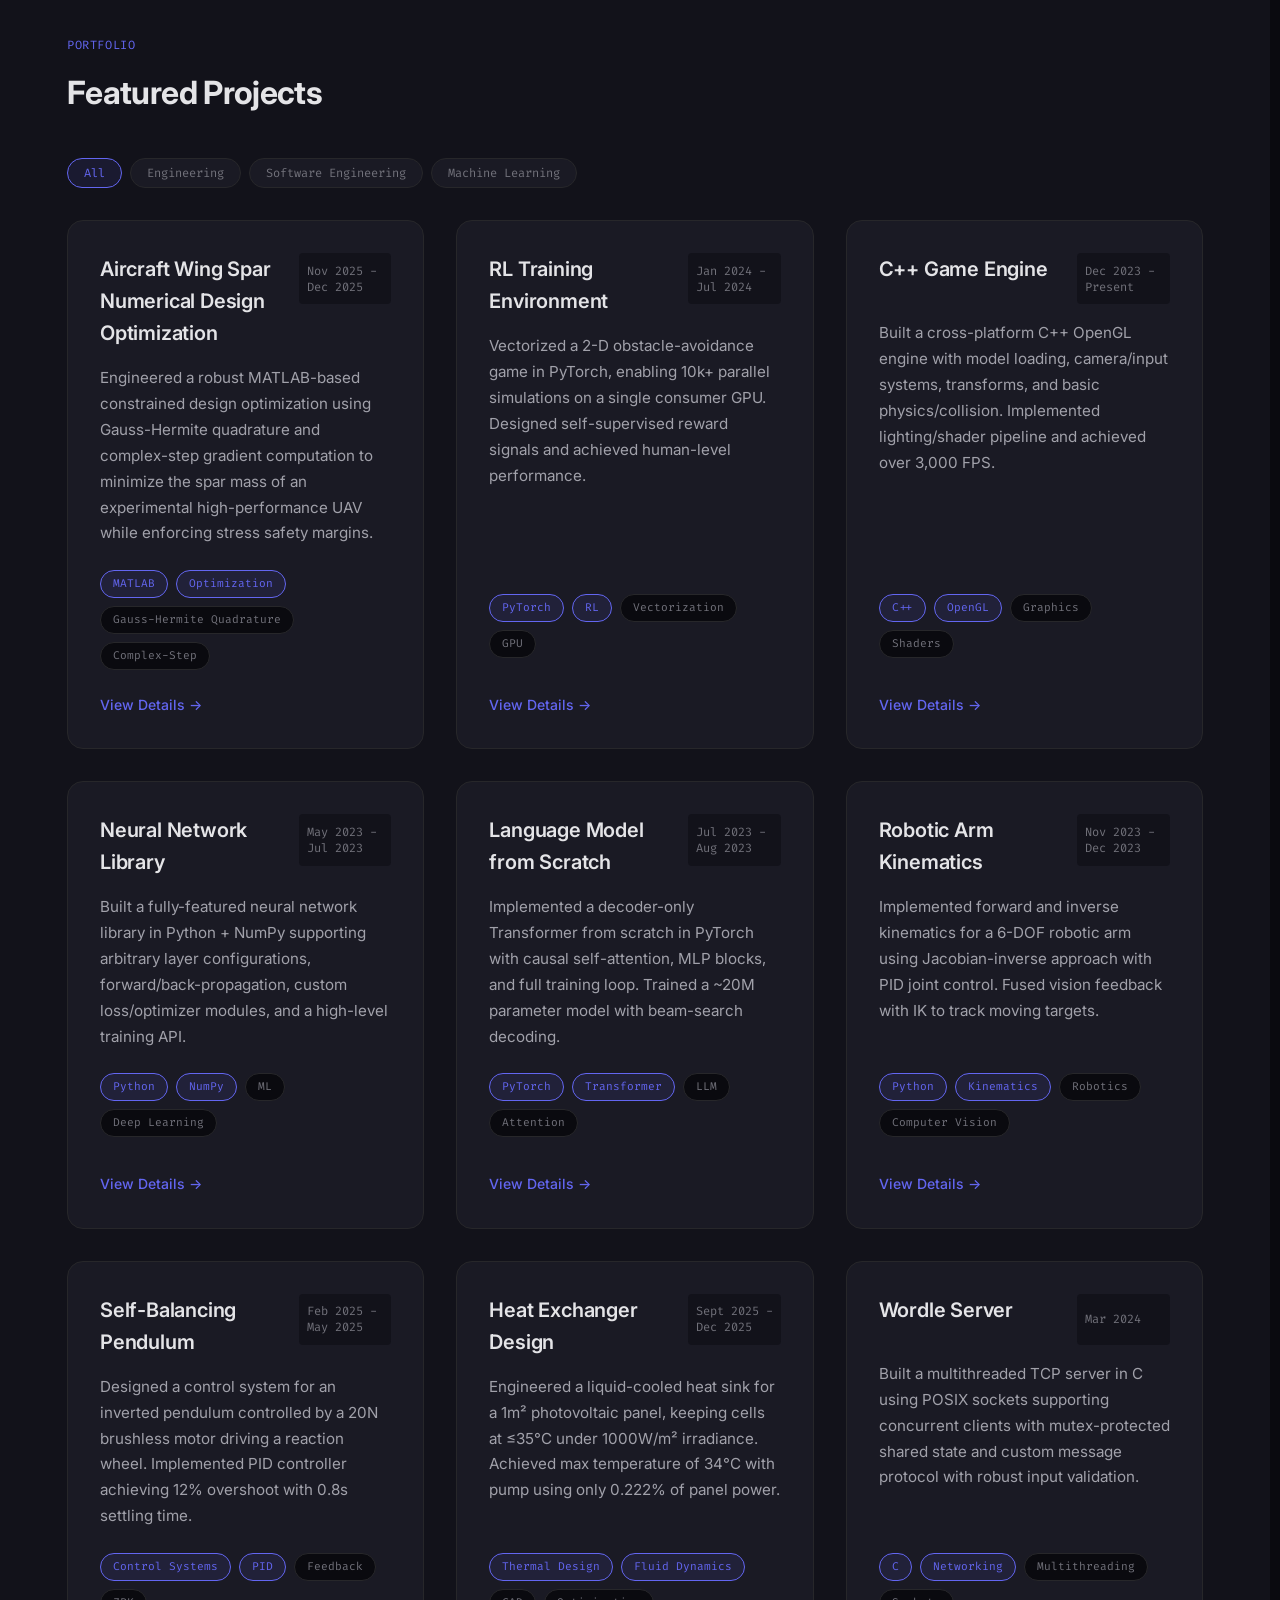
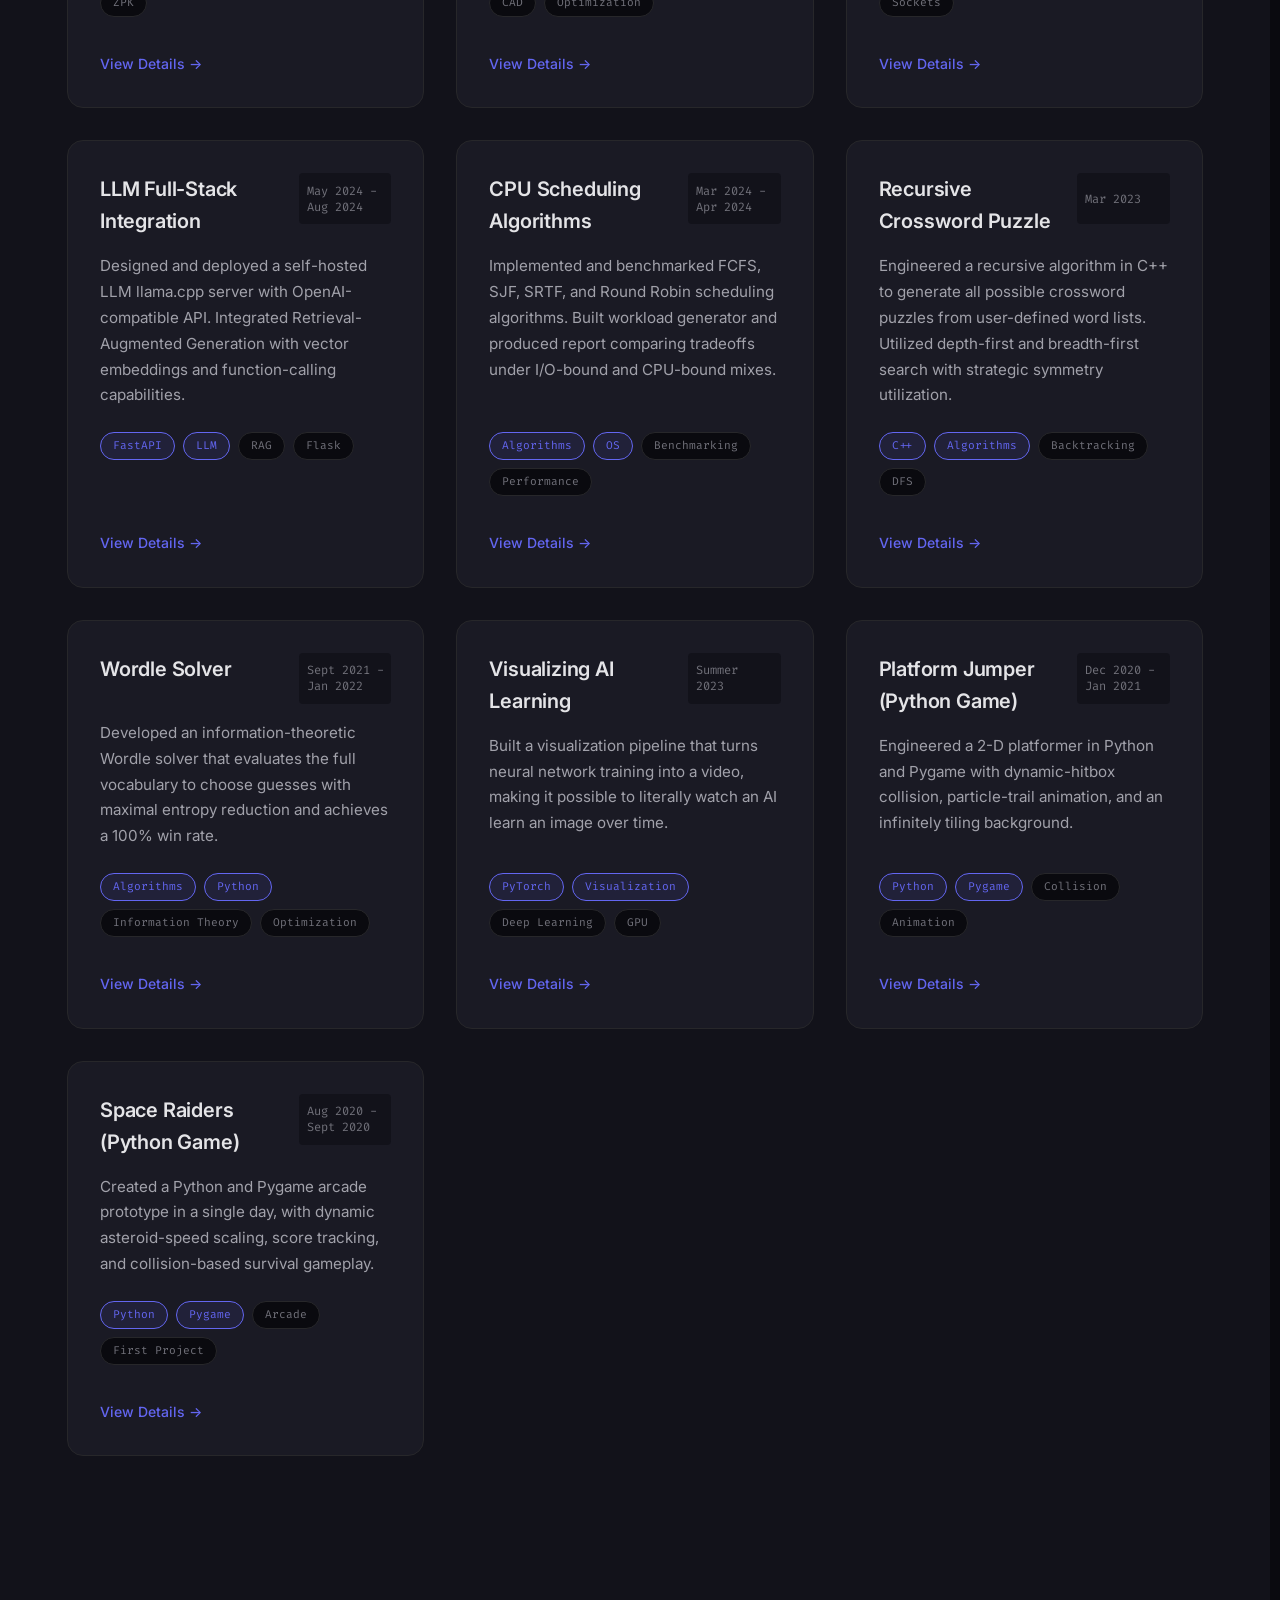
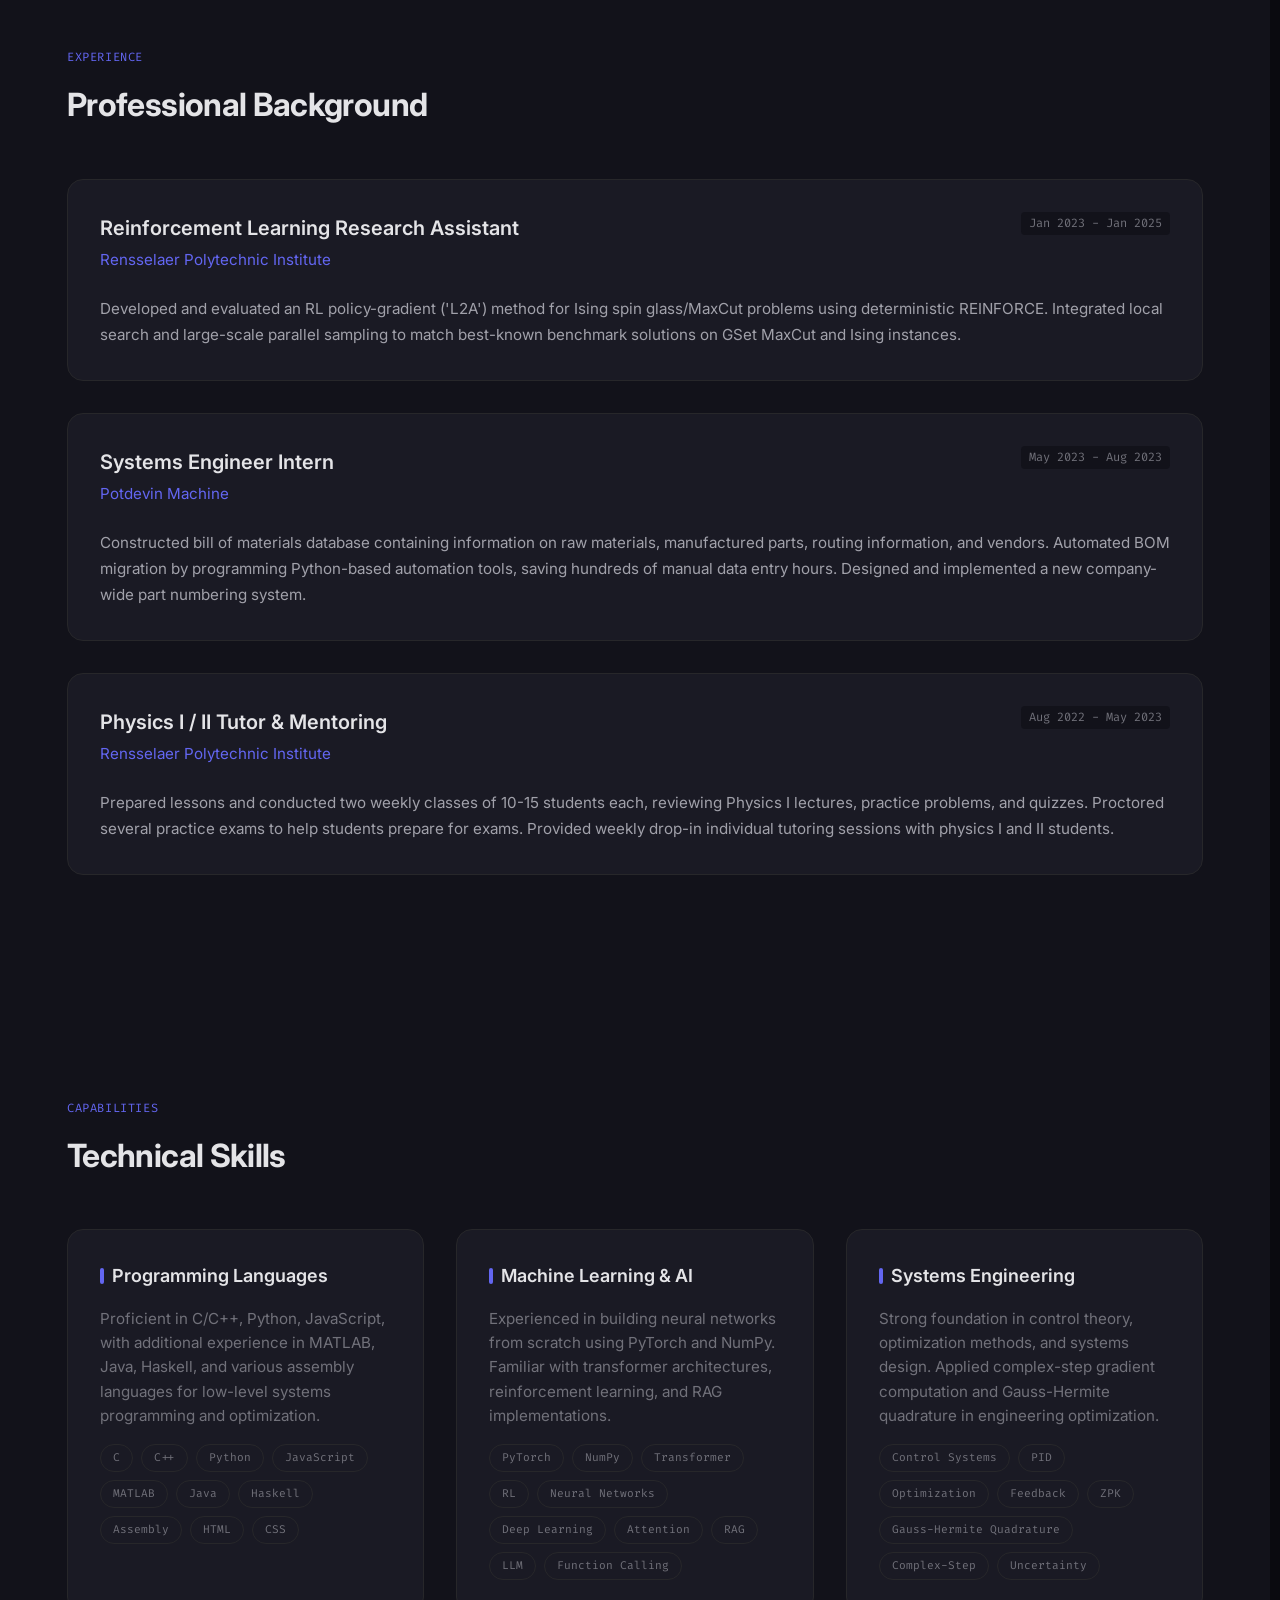
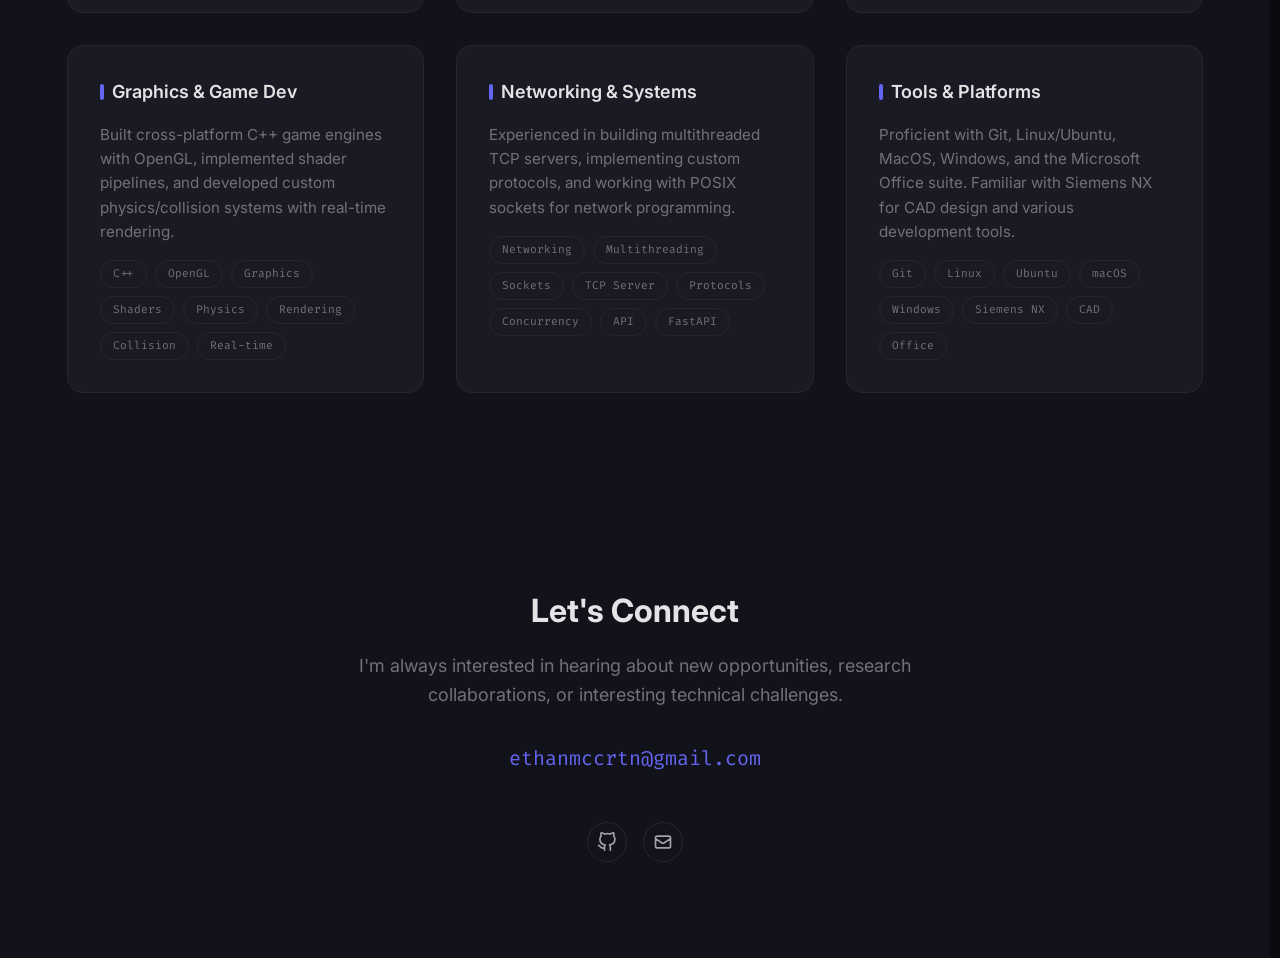
<file: projects.html>
<!DOCTYPE html>
<html lang="en">
<head>
    <meta charset="UTF-8">
    <meta name="viewport" content="width=device-width, initial-scale=1.0">
    <title>Redirecting to Projects</title>
    <meta http-equiv="refresh" content="0; url=index.html">
    <script>
        (function () {
            window.location.replace('index.html');
        }());
    </script>
</head>
<body>
    <p>Redirecting to the main page...</p>
</body>
</html>
</file>
<file: styles.css>
* {
            margin: 0;
            padding: 0;
            box-sizing: border-box;
        }
        :root {
            --bg-primary: #0a0a0f;
            --bg-secondary: #12121a;
            --bg-tertiary: #1a1a24;
            --text-primary: #e4e4e7;
            --text-secondary: #a1a1aa;
            --text-muted: #71717a;
            --accent: #6366f1;
            --accent-hover: #818cf8;
            --accent-light: rgba(99, 102, 241, 0.1);
            --border: #27272a;
            --card-shadow: 0 4px 20px rgba(0, 0, 0, 0.4);
            --transition: all 0.3s cubic-bezier(0.4, 0, 0.2, 1);
        }
        html {
            scroll-behavior: smooth;
            scrollbar-gutter: stable;
            scrollbar-width: thin;
            scrollbar-color: var(--border) var(--bg-primary);
        }
        ::-webkit-scrollbar {
            width: 10px;
        }
        ::-webkit-scrollbar-track {
            background: var(--bg-primary);
        }
        ::-webkit-scrollbar-thumb {
            background: var(--border);
            border: 2px solid var(--bg-primary);
            border-radius: 8px;
        }
        ::-webkit-scrollbar-thumb:hover {
            background: var(--text-muted);
        }
        body {
            font-family: 'Inter', -apple-system, BlinkMacSystemFont, sans-serif;
            background: var(--bg-primary);
            color: var(--text-primary);
            line-height: 1.6;
            overflow-x: hidden;
        }
        .container {
            max-width: 1200px;
            margin: 0 auto;
            padding: 0 2rem;
        }
        /* Navigation */
        nav {
            position: fixed;
            top: 0;
            left: 0;
            right: 0;
            z-index: 1000;
            background: rgba(10, 10, 15, 0.8);
            backdrop-filter: blur(12px);
            border-bottom: 1px solid var(--border);
        }
        .nav-content {
            max-width: 1200px;
            margin: 0 auto;
            padding: 1rem 2rem;
            display: flex;
            justify-content: space-between;
            align-items: center;
        }
        .logo {
            font-family: 'Fira Code', monospace;
            font-size: 1.25rem;
            font-weight: 600;
            color: var(--accent);
            text-decoration: none;
            letter-spacing: -0.02em;
        }
        .nav-links {
            display: flex;
            gap: 2rem;
            list-style: none;
        }
        .nav-links a {
            color: var(--text-secondary);
            text-decoration: none;
            font-size: 0.875rem;
            font-weight: 500;
            transition: var(--transition);
        }
        .nav-links a:hover {
            color: var(--accent);
        }
        /* Hero Section */
        .hero {
            min-height: 100vh;
            display: flex;
            align-items: center;
            justify-content: center;
            text-align: center;
            padding: 8rem 0 4rem;
            position: relative;
            overflow: hidden;
        }
        .hero-canvas {
            position: absolute;
            top: 0;
            left: 0;
            width: 100%;
            height: 100%;
            z-index: 0;
            opacity: 0.22;
        }
        .hero::before {
            content: '';
            position: absolute;
            top: 50%;
            left: 50%;
            transform: translate(-50%, -50%);
            width: 600px;
            height: 600px;
            background: radial-gradient(circle, var(--accent-light) 0%, transparent 70%);
            opacity: 0.3;
            pointer-events: none;
            z-index: 0;
        }
        .hero-content {
            position: relative;
            z-index: 1;
            max-width: 800px;
        }
        .hero-badge {
            display: inline-flex;
            align-items: center;
            gap: 0.5rem;
            padding: 0.375rem 1rem;
            background: var(--accent-light);
            border-radius: 99px;
            font-size: 0.75rem;
            font-weight: 500;
            color: var(--accent);
            margin-bottom: 1.5rem;
        }
        .hero-badge::before {
            content: '';
            width: 6px;
            height: 6px;
            background: var(--accent);
            border-radius: 50%;
            animation: pulse 2s ease-in-out infinite;
        }
        @keyframes pulse {
            0%, 100% { opacity: 1; }
            50% { opacity: 0.5; }
        }
        .hero h1 {
            font-size: clamp(2.5rem, 5vw, 4rem);
            font-weight: 700;
            letter-spacing: -0.03em;
            margin-bottom: 1rem;
            background: linear-gradient(135deg, #fff 0%, var(--text-secondary) 100%);
            -webkit-background-clip: text;
            -webkit-text-fill-color: transparent;
            background-clip: text;
            text-shadow: 0 0 40px rgba(99, 102, 241, 0.3);
        }
        .hero-subtitle {
            font-size: clamp(1.125rem, 2vw, 1.5rem);
            font-weight: 300;
            margin-bottom: 0.5rem;
            color: var(--text-secondary);
        }
        .hero-degree {
            font-size: 1rem;
            color: var(--text-muted);
            margin-bottom: 2rem;
            font-weight: 400;
            flex-wrap: wrap;
            display: flex;
            gap: 0.75rem;
            justify-content: center;
        }
        .degree-pill {
            font-family: 'Fira Code', monospace;
            font-size: 0.75rem;
            padding: 0.25rem 0.75rem;
            background: var(--bg-tertiary);
            border: 1px solid var(--border);
            border-radius: 99px;
            color: var(--text-muted);
            transition: var(--transition);
        }
        .degree-pill:hover {
            background: var(--accent-light);
            border-color: var(--accent);
            color: var(--accent);
            box-shadow: 0 0 15px rgba(99, 102, 241, 0.3);
        }
        .hero-description {
            font-size: 1.125rem;
            color: var(--text-muted);
            max-width: 600px;
            margin: 0 auto 2.5rem;
            font-weight: 400;
        }
        .hero-buttons {
            display: flex;
            gap: 1rem;
            justify-content: center;
            flex-wrap: wrap;
        }
        .btn {
            display: inline-flex;
            align-items: center;
            gap: 0.5rem;
            padding: 0.75rem 1.5rem;
            border-radius: 8px;
            font-size: 0.875rem;
            font-weight: 500;
            text-decoration: none;
            transition: var(--transition);
        }
        .btn-primary {
            background: var(--accent);
            color: white;
            border: 1px solid transparent;
        }
        .btn-primary:hover {
            background: var(--accent-hover);
            transform: translateY(-2px);
            box-shadow: 0 4px 20px rgba(99, 102, 241, 0.3);
        }
        .btn-secondary {
            background: transparent;
            color: var(--text-primary);
            border: 1px solid var(--border);
        }
        .btn-secondary:hover {
            background: var(--bg-tertiary);
            border-color: var(--text-secondary);
        }
        .social-links {
            display: flex;
            gap: 1rem;
            margin-top: 2rem;
            justify-content: center;
        }
        .social-link {
            display: flex;
            align-items: center;
            justify-content: center;
            width: 40px;
            height: 40px;
            border-radius: 50%;
            background: var(--bg-secondary);
            border: 1px solid var(--border);
            color: var(--text-secondary);
            text-decoration: none;
            transition: var(--transition);
        }
        .social-link:hover {
            background: var(--accent-light);
            color: var(--accent);
            border-color: var(--accent);
        }
        /* Sections */
        section {
            padding: 6rem 0;
        }
        .section-header {
            margin-bottom: 3rem;
        }
        .section-label {
            font-family: 'Fira Code', monospace;
            font-size: 0.75rem;
            text-transform: uppercase;
            letter-spacing: 0.05em;
            color: var(--accent);
            margin-bottom: 0.75rem;
        }
        .section-title {
            font-size: 2rem;
            font-weight: 700;
            letter-spacing: -0.02em;
            margin-bottom: 1rem;
        }
        .section-description {
            font-size: 1.125rem;
            color: var(--text-muted);
            max-width: 600px;
        }
        /* About Section */
        .about {
            background: var(--bg-secondary);
        }
        .about-grid {
            display: grid;
            grid-template-columns: 1fr 1fr;
            gap: 4rem;
            align-items: start;
        }
        .about-content p {
            color: var(--text-secondary);
            margin-bottom: 1.5rem;
            font-size: 1rem;
        }
        .about-stats {
            display: grid;
            grid-template-columns: repeat(2, 1fr);
            gap: 2rem;
        }
        .stat-card {
            background: var(--bg-tertiary);
            border: 1px solid var(--border);
            border-radius: 12px;
            padding: 1.5rem;
        }
        .stat-value {
            font-family: 'Fira Code', monospace;
            font-size: 2rem;
            font-weight: 600;
            color: var(--accent);
            margin-bottom: 0.5rem;
        }
        .stat-label {
            font-size: 0.875rem;
            color: var(--text-muted);
        }
        /* Projects Section */
        .projects {
            background: var(--bg-secondary);
        }
        .projects-header {
            display: flex;
            flex-direction: column;
            align-items: flex-start;
            gap: 1.5rem;
            margin-bottom: 2rem;
            flex-wrap: wrap;
        }
        .projects-header h2 {
            font-size: 2rem;
            font-weight: 700;
            letter-spacing: -0.02em;
        }
        .projects-header .section-description {
            max-width: 100%;
        }
        .filter-tabs {
            display: flex;
            gap: 0.5rem;
            flex-wrap: wrap;
        }
        .filter-btn {
            font-family: 'Fira Code', monospace;
            font-size: 0.75rem;
            padding: 0.375rem 1rem;
            background: var(--bg-tertiary);
            border: 1px solid var(--border);
            border-radius: 99px;
            color: var(--text-muted);
            cursor: pointer;
            transition: var(--transition);
        }
        .filter-btn:hover {
            border-color: var(--accent);
            color: var(--accent);
        }
        .filter-btn.active {
            background: var(--accent-light);
            border-color: var(--accent);
            color: var(--accent);
        }
        .projects-grid {
            display: grid;
            grid-template-columns: repeat(auto-fill, minmax(350px, 1fr));
            gap: 2rem;
        }
        .project-card {
            background: var(--bg-tertiary);
            border: 1px solid var(--border);
            border-radius: 16px;
            padding: 2rem;
            transition: var(--transition);
            position: relative;
            overflow: hidden;
            display: none;
        }
        .project-card.visible {
            display: flex;
            flex-direction: column;
        }
        .project-card::before {
            content: '';
            position: absolute;
            top: 0;
            left: 0;
            right: 0;
            height: 2px;
            background: linear-gradient(90deg, var(--accent), transparent);
            transform: translateX(-100%);
            transition: var(--transition);
        }
        .project-card:hover {
            transform: translateY(-4px);
            box-shadow: var(--card-shadow);
            border-color: var(--accent);
        }
        .project-card:hover::before {
            transform: translateX(0);
        }
        .project-header {
            display: grid;
            grid-template-columns: minmax(0, 1fr) 5.8rem;
            gap: 0.75rem;
            align-items: start;
            margin-bottom: 1rem;
        }
        .project-title {
            font-size: 1.25rem;
            font-weight: 600;
            letter-spacing: -0.01em;
            margin-bottom: 0;
        }
        .project-date {
            font-family: 'Fira Code', monospace;
            font-size: 0.75rem;
            color: var(--text-muted);
            padding: 0.35rem 0.5rem;
            background: var(--bg-secondary);
            border-radius: 4px;
            display: grid;
            align-content: center;
            justify-self: end;
            min-height: 3.2rem;
            width: 5.8rem;
            line-height: 1.35;
            white-space: nowrap;
        }
        .project-date .date-line {
            display: block;
        }
        .project-description {
            color: var(--text-secondary);
            font-size: 0.95rem;
            line-height: 1.7;
            margin-bottom: 1.5rem;
            flex-grow: 1;
        }
        .project-tags {
            display: flex;
            flex-wrap: wrap;
            gap: 0.5rem;
            margin-bottom: 1.5rem;
            margin-top: auto;
            min-height: 4.75rem;
            align-content: flex-start;
        }
        .tag {
            font-family: 'Fira Code', monospace;
            font-size: 0.7rem;
            padding: 0.25rem 0.75rem;
            background: var(--bg-primary);
            border-radius: 99px;
            color: var(--text-muted);
            border: 1px solid var(--border);
        }
        .tag.highlight {
            background: var(--accent-light);
            border-color: var(--accent);
            color: var(--accent);
        }
        .project-link {
            display: inline-flex;
            align-items: center;
            gap: 0.5rem;
            font-size: 0.875rem;
            font-weight: 500;
            color: var(--accent);
            text-decoration: none;
        }
        .project-link:hover {
            gap: 0.75rem;
            text-decoration: underline;
        }
        /* Modal */
        .modal-overlay {
            position: fixed;
            top: 0;
            left: 0;
            right: 0;
            bottom: 0;
            background: rgba(0, 0, 0, 0.8);
            backdrop-filter: blur(8px);
            z-index: 2000;
            display: flex;
            align-items: center;
            justify-content: center;
            opacity: 0;
            pointer-events: none;
            transition: opacity 0.3s ease;
        }
        .modal-overlay.active {
            opacity: 1;
            pointer-events: auto;
        }
        .modal {
            background: var(--bg-secondary);
            border: 1px solid var(--border);
            border-radius: 20px;
            max-width: 700px;
            width: 90%;
            max-height: 90vh;
            overflow-y: auto;
            position: relative;
            transform: scale(0.9);
            transition: transform 0.3s ease;
            scrollbar-width: thin;
            scrollbar-color: var(--border) transparent;
        }
        .modal::-webkit-scrollbar {
            width: 10px;
        }
        .modal::-webkit-scrollbar-track {
            background: transparent;
        }
        .modal::-webkit-scrollbar-thumb {
            background: var(--border);
            border: 2px solid var(--bg-secondary);
            border-radius: 8px;
        }
        .modal::-webkit-scrollbar-thumb:hover {
            background: var(--text-muted);
        }
        .modal-overlay.active .modal {
            transform: scale(1);
        }
        .modal-header {
            padding: 2rem;
            border-bottom: 1px solid var(--border);
            position: sticky;
            top: 0;
            background: var(--bg-secondary);
            z-index: 10;
        }
        .modal-title {
            font-size: 1.5rem;
            font-weight: 700;
            margin-bottom: 0.5rem;
            letter-spacing: -0.02em;
        }
        .modal-date {
            font-family: 'Fira Code', monospace;
            font-size: 0.75rem;
            color: var(--accent);
            padding: 0.125rem 0.5rem;
            background: var(--accent-light);
            border-radius: 4px;
            display: inline-block;
            margin-bottom: 1rem;
        }
        .modal-close {
            position: absolute;
            top: 1.5rem;
            right: 1.5rem;
            width: 36px;
            height: 36px;
            border-radius: 50%;
            background: var(--bg-tertiary);
            border: 1px solid var(--border);
            color: var(--text-muted);
            display: flex;
            align-items: center;
            justify-content: center;
            cursor: pointer;
            transition: var(--transition);
        }
        .modal-close:hover {
            background: var(--border);
            color: var(--text-primary);
        }
        .modal-close svg {
            width: 18px;
            height: 18px;
        }
        .modal-body {
            padding: 2rem;
        }
        .modal-section {
            margin-bottom: 2rem;
        }
        .modal-section:last-child {
            margin-bottom: 0;
        }
        .modal-section-title {
            font-family: 'Fira Code', monospace;
            font-size: 0.75rem;
            text-transform: uppercase;
            letter-spacing: 0.05em;
            color: var(--accent);
            margin-bottom: 1rem;
            display: block;
        }
        .modal-description {
            color: var(--text-secondary);
            line-height: 1.8;
            margin-bottom: 1.5rem;
            font-size: 1rem;
        }
        .modal-technical {
            color: var(--text-primary);
            line-height: 1.8;
            font-size: 0.95rem;
            list-style: none;
            padding-left: 0;
            margin: 0;
        }
        .modal-technical li {
            padding-left: 1.5rem;
            position: relative;
            margin-bottom: 0.75rem;
            color: var(--text-secondary);
        }
        .modal-media {
            display: block;
        }
        .modal-media:empty {
            display: none;
        }
        .modal-carousel {
            display: grid;
            gap: 0.75rem;
        }
        .modal-carousel-stage {
            position: relative;
            overflow: hidden;
            border: 1px solid var(--border);
            border-radius: 8px;
            background: var(--bg-primary);
            height: clamp(260px, 40vw, 420px);
        }
        .modal-carousel-frame {
            display: flex;
            height: 100%;
            transition: transform 0.28s ease;
            will-change: transform;
        }
        .modal-carousel-frame figure {
            flex: 0 0 100%;
            height: 100%;
            margin: 0;
            display: flex;
            align-items: center;
            justify-content: center;
        }
        .modal-media img,
        .modal-media video {
            display: block;
            width: 100%;
            height: 100%;
            object-fit: contain;
        }
        .modal-carousel-btn {
            position: absolute;
            top: 50%;
            transform: translateY(-50%);
            width: 36px;
            height: 36px;
            border-radius: 8px;
            border: 1px solid var(--border);
            background: rgba(18, 18, 26, 0.8);
            color: var(--text-primary);
            cursor: pointer;
            display: flex;
            align-items: center;
            justify-content: center;
            font-size: 1.5rem;
            line-height: 1;
            transition: var(--transition);
        }
        .modal-carousel-btn:hover {
            background: var(--accent-light);
            border-color: var(--accent);
            color: var(--accent-hover);
        }
        .modal-carousel-btn.prev {
            left: 0.75rem;
        }
        .modal-carousel-btn.next {
            right: 0.75rem;
        }
        .modal-carousel-btn.hidden {
            display: none;
        }
        .modal-carousel-meta {
            display: flex;
            justify-content: space-between;
            align-items: center;
            gap: 1rem;
            color: var(--text-muted);
            font-family: 'Fira Code', monospace;
            font-size: 0.72rem;
            text-transform: uppercase;
            letter-spacing: 0.05em;
        }
        .modal-carousel-caption {
            margin: 0;
        }
        .modal-carousel-count {
            color: var(--accent);
            white-space: nowrap;
        }
        .modal-technical li::before {
            content: '▹';
            position: absolute;
            left: 0;
            color: var(--accent);
        }
        .modal-technical li:last-child {
            margin-bottom: 0;
        }
        .modal-footer {
            padding: 2rem;
            border-top: 1px solid var(--border);
            display: flex;
            flex-direction: column;
            gap: 1.25rem;
        }
        .modal-tags {
            display: flex;
            flex-wrap: wrap;
            gap: 1rem;
        }
        .modal-footer .tag {
            cursor: pointer;
            transition: var(--transition);
        }
        .modal-links {
            display: flex;
            flex-wrap: wrap;
            align-items: center;
            gap: 1rem;
        }
        .modal-resource-link {
            color: var(--accent);
            text-decoration: none;
            font-weight: 600;
            font-size: 0.9rem;
            transition: var(--transition);
        }
        .modal-resource-link:hover {
            color: var(--accent-hover);
            text-decoration: underline;
        }
        /* Skills Section */
        .skills {
            background: var(--bg-secondary);
        }
        .skills-grid {
            display: grid;
            grid-template-columns: repeat(auto-fill, minmax(280px, 1fr));
            gap: 2rem;
        }
        .skill-category {
            background: var(--bg-tertiary);
            border: 1px solid var(--border);
            border-radius: 16px;
            padding: 2rem;
        }
        .skill-category h3 {
            font-size: 1.125rem;
            font-weight: 600;
            margin-bottom: 1rem;
            display: flex;
            align-items: center;
            gap: 0.5rem;
        }
        .skill-category h3::before {
            content: '';
            width: 4px;
            height: 16px;
            background: var(--accent);
            border-radius: 2px;
        }
        .skill-category p {
            color: var(--text-muted);
            font-size: 0.95rem;
            line-height: 1.6;
            margin-bottom: 1rem;
        }
        .skill-pills {
            display: flex;
            flex-wrap: wrap;
            gap: 0.5rem;
        }
        .skill-pill {
            font-family: 'Fira Code', monospace;
            font-size: 0.7rem;
            padding: 0.25rem 0.75rem;
            background: var(--bg-tertiary);
            border: 1px solid var(--border);
            border-radius: 99px;
            color: var(--text-muted);
            transition: var(--transition);
        }
        .skill-pill:hover {
            background: var(--accent-light);
            border-color: var(--accent);
            color: var(--accent);
            box-shadow: 0 0 15px rgba(99, 102, 241, 0.3);
        }
        /* Experience Section */
        .experience {
            background: var(--bg-secondary);
        }
        .experience-item {
            background: var(--bg-tertiary);
            border: 1px solid var(--border);
            border-radius: 16px;
            padding: 2rem;
            margin-bottom: 2rem;
        }
        .experience-header {
            display: flex;
            justify-content: space-between;
            align-items: flex-start;
            margin-bottom: 1rem;
        }
        .experience-title {
            font-size: 1.25rem;
            font-weight: 600;
            margin-bottom: 0.25rem;
        }
        .experience-company {
            font-size: 0.95rem;
            color: var(--accent);
            margin-bottom: 0.5rem;
        }
        .experience-date {
            font-family: 'Fira Code', monospace;
            font-size: 0.75rem;
            color: var(--text-muted);
            padding: 0.125rem 0.5rem;
            background: var(--bg-secondary);
            border-radius: 4px;
        }
        .experience-description {
            color: var(--text-secondary);
            font-size: 0.95rem;
            line-height: 1.7;
        }
        /* Contact Section */
        .contact {
            background: var(--bg-secondary);
            text-align: center;
            padding: 6rem 0;
        }
        .contact h2 {
            font-size: 2rem;
            font-weight: 700;
            margin-bottom: 1rem;
        }
        .contact p {
            color: var(--text-muted);
            font-size: 1.125rem;
            max-width: 600px;
            margin: 0 auto 2rem;
        }
        .contact-email {
            font-family: 'Fira Code', monospace;
            font-size: 1.25rem;
            color: var(--accent);
            text-decoration: none;
            margin-bottom: 1rem;
            display: inline-block;
        }
        .contact-email:hover {
            text-decoration: underline;
        }
        /* Footer */
        footer {
            border-top: 1px solid var(--border);
            padding: 2rem 0;
            text-align: center;
            font-size: 0.875rem;
            color: var(--text-muted);
        }
        /* Responsive */
        @media (max-width: 768px) {
            .nav-links {
                display: none;
            }
            .hero {
                padding: 6rem 0 2rem;
            }
            .about-grid {
                grid-template-columns: 1fr;
                gap: 3rem;
            }
            .projects-grid {
                grid-template-columns: 1fr;
            }
            .project-header {
                grid-template-columns: minmax(0, 1fr) 5.8rem;
            }
            .section-title {
                font-size: 1.5rem;
            }
            .modal-header {
                padding: 1.5rem;
            }
            .modal-title {
                font-size: 1.25rem;
            }
            .modal-body {
                padding: 1.5rem;
            }
            .modal-footer {
                padding: 1.5rem;
            }
            .projects-header {
                flex-direction: column;
                align-items: flex-start;
            }
            .filter-tabs {
                width: 100%;
            }
        }
        /* Animations */
        .fade-in {
            opacity: 0;
            transform: translateY(20px);
            transition: opacity 0.6s ease, transform 0.6s ease;
        }
        .fade-in.visible {
            opacity: 1;
            transform: translateY(0);
        }
</file>
